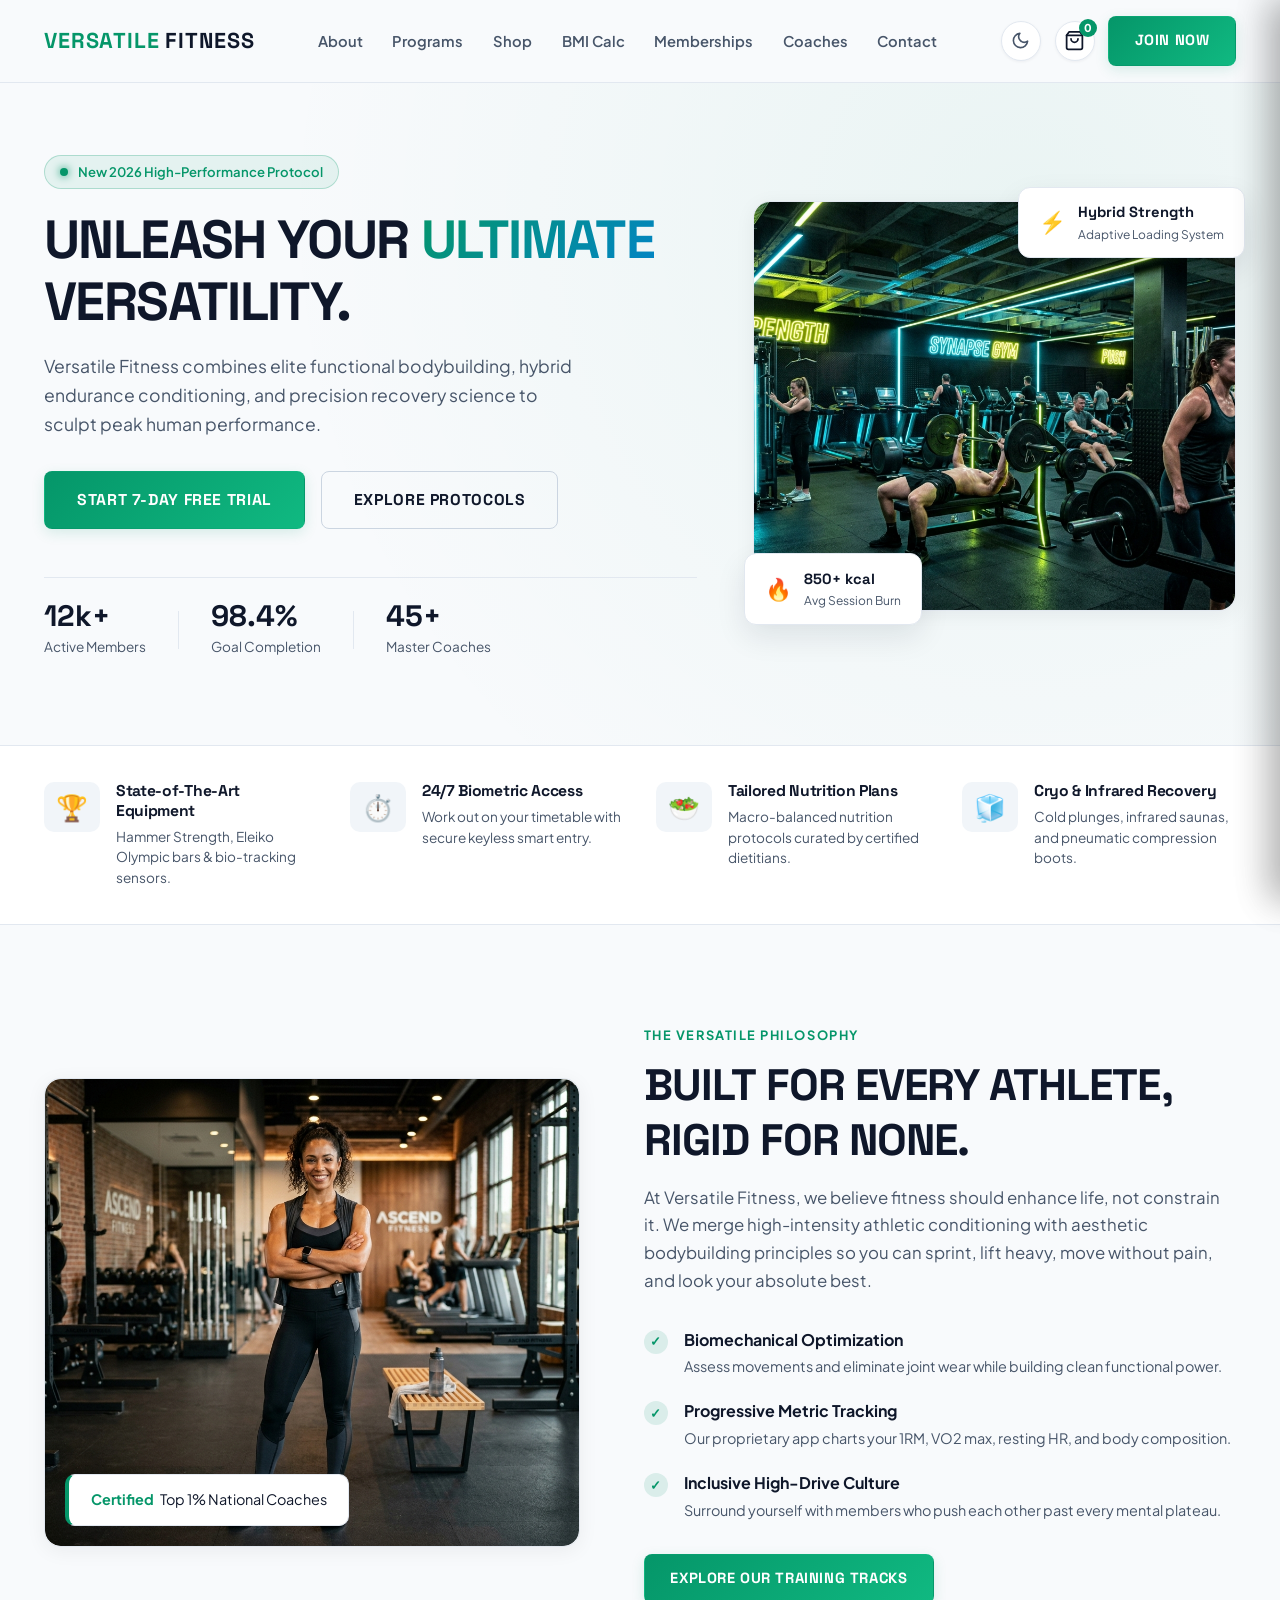
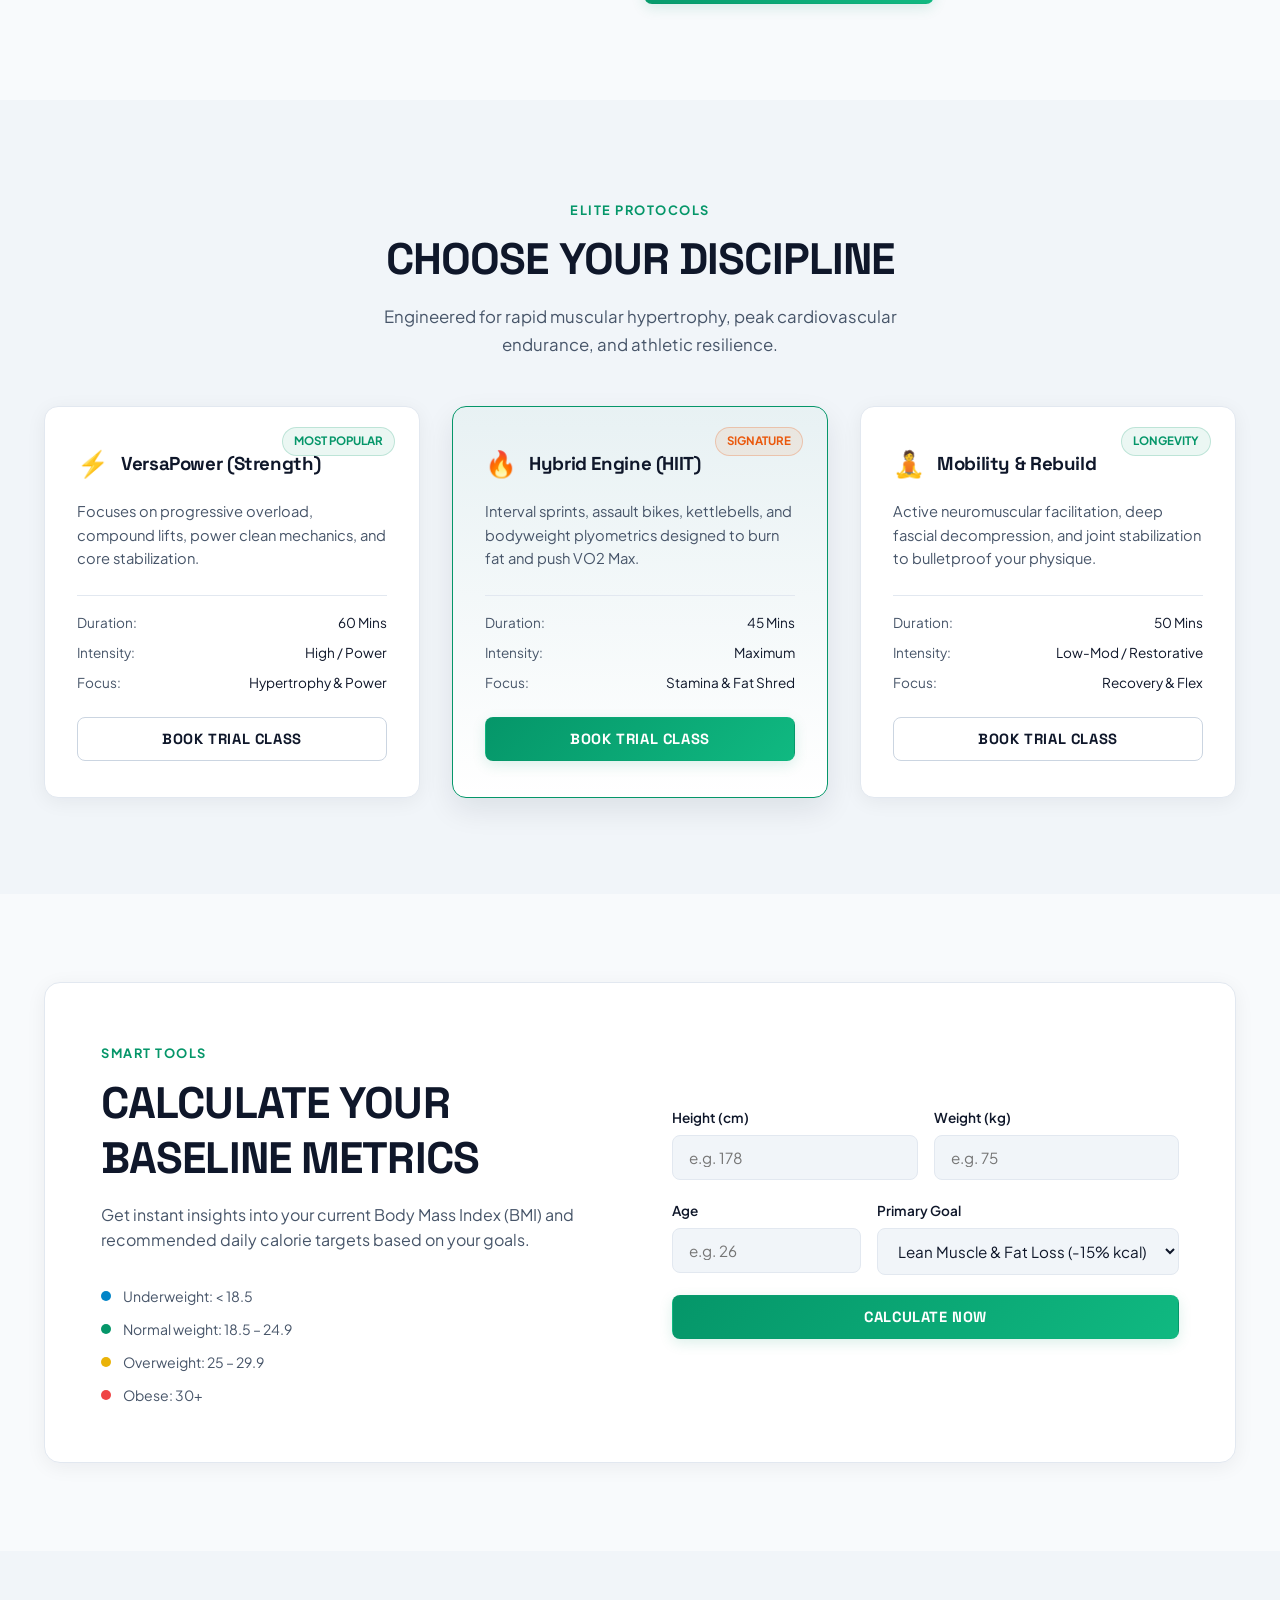
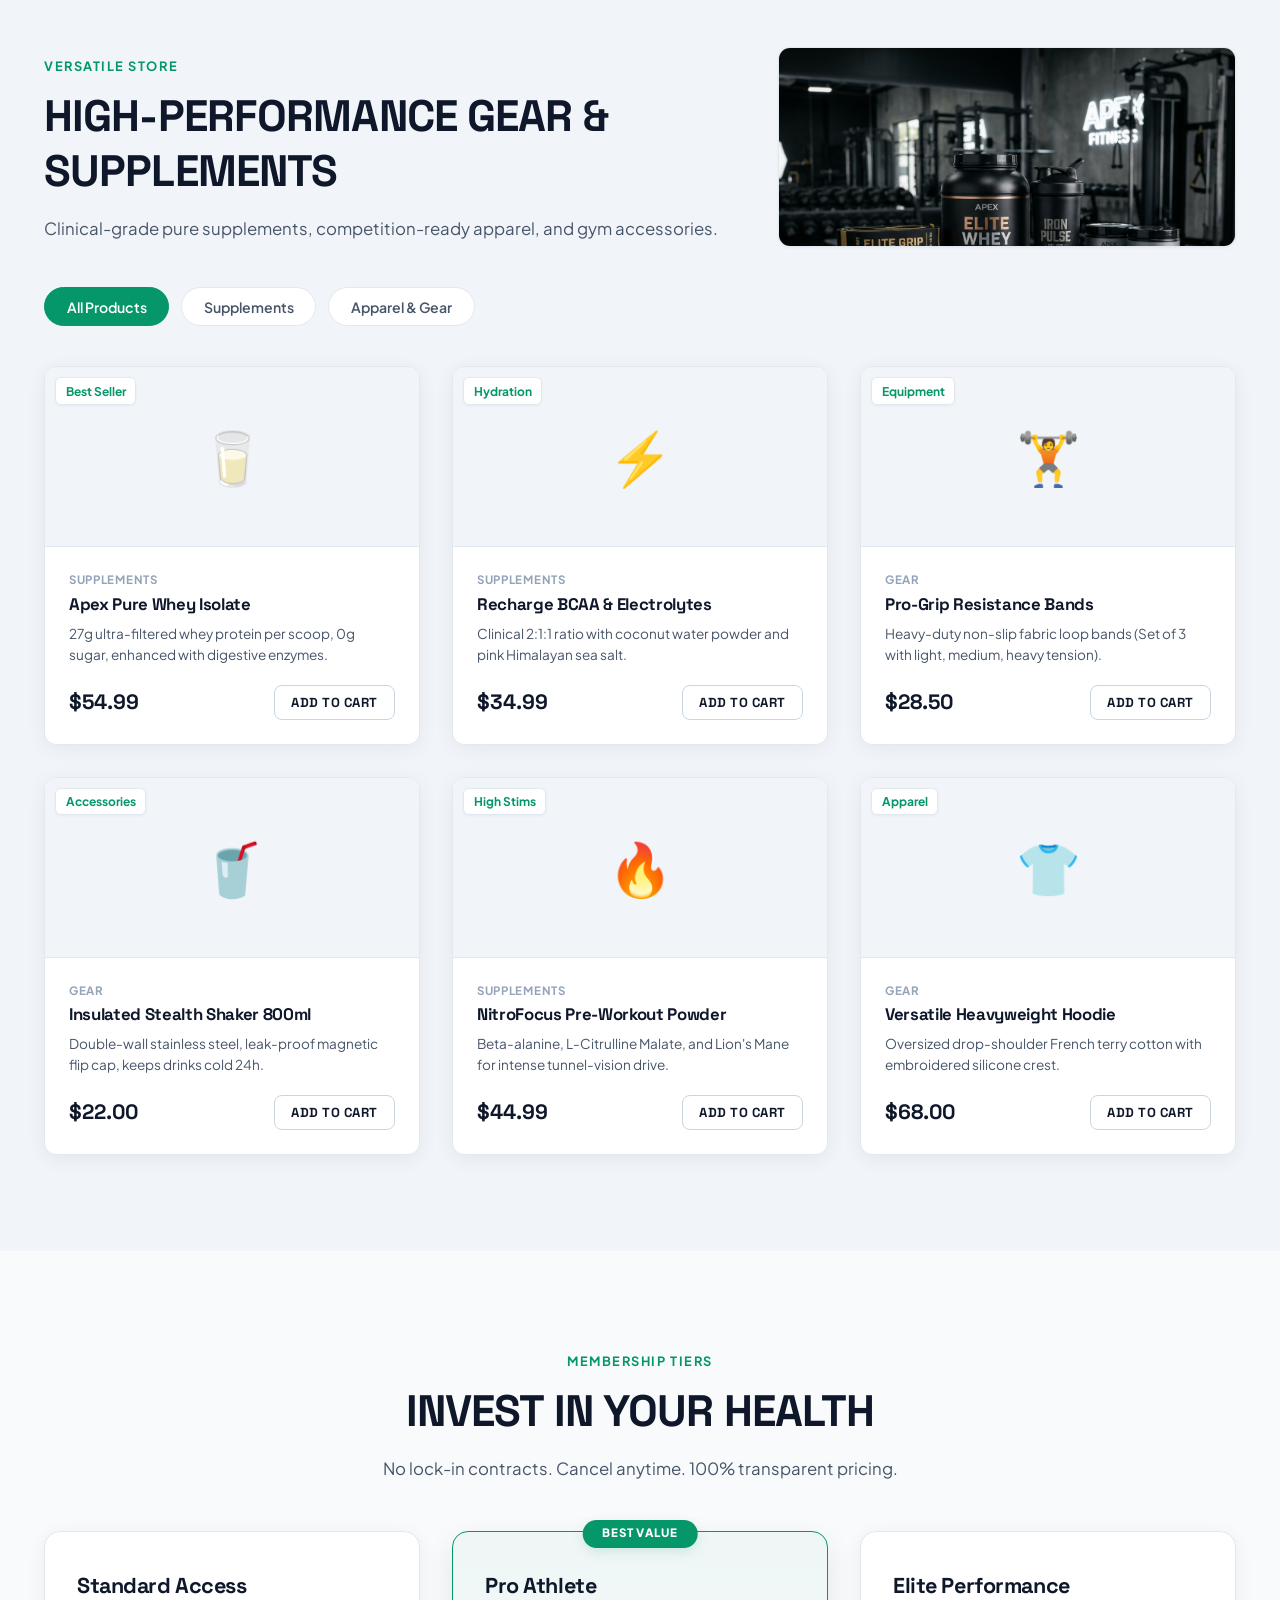
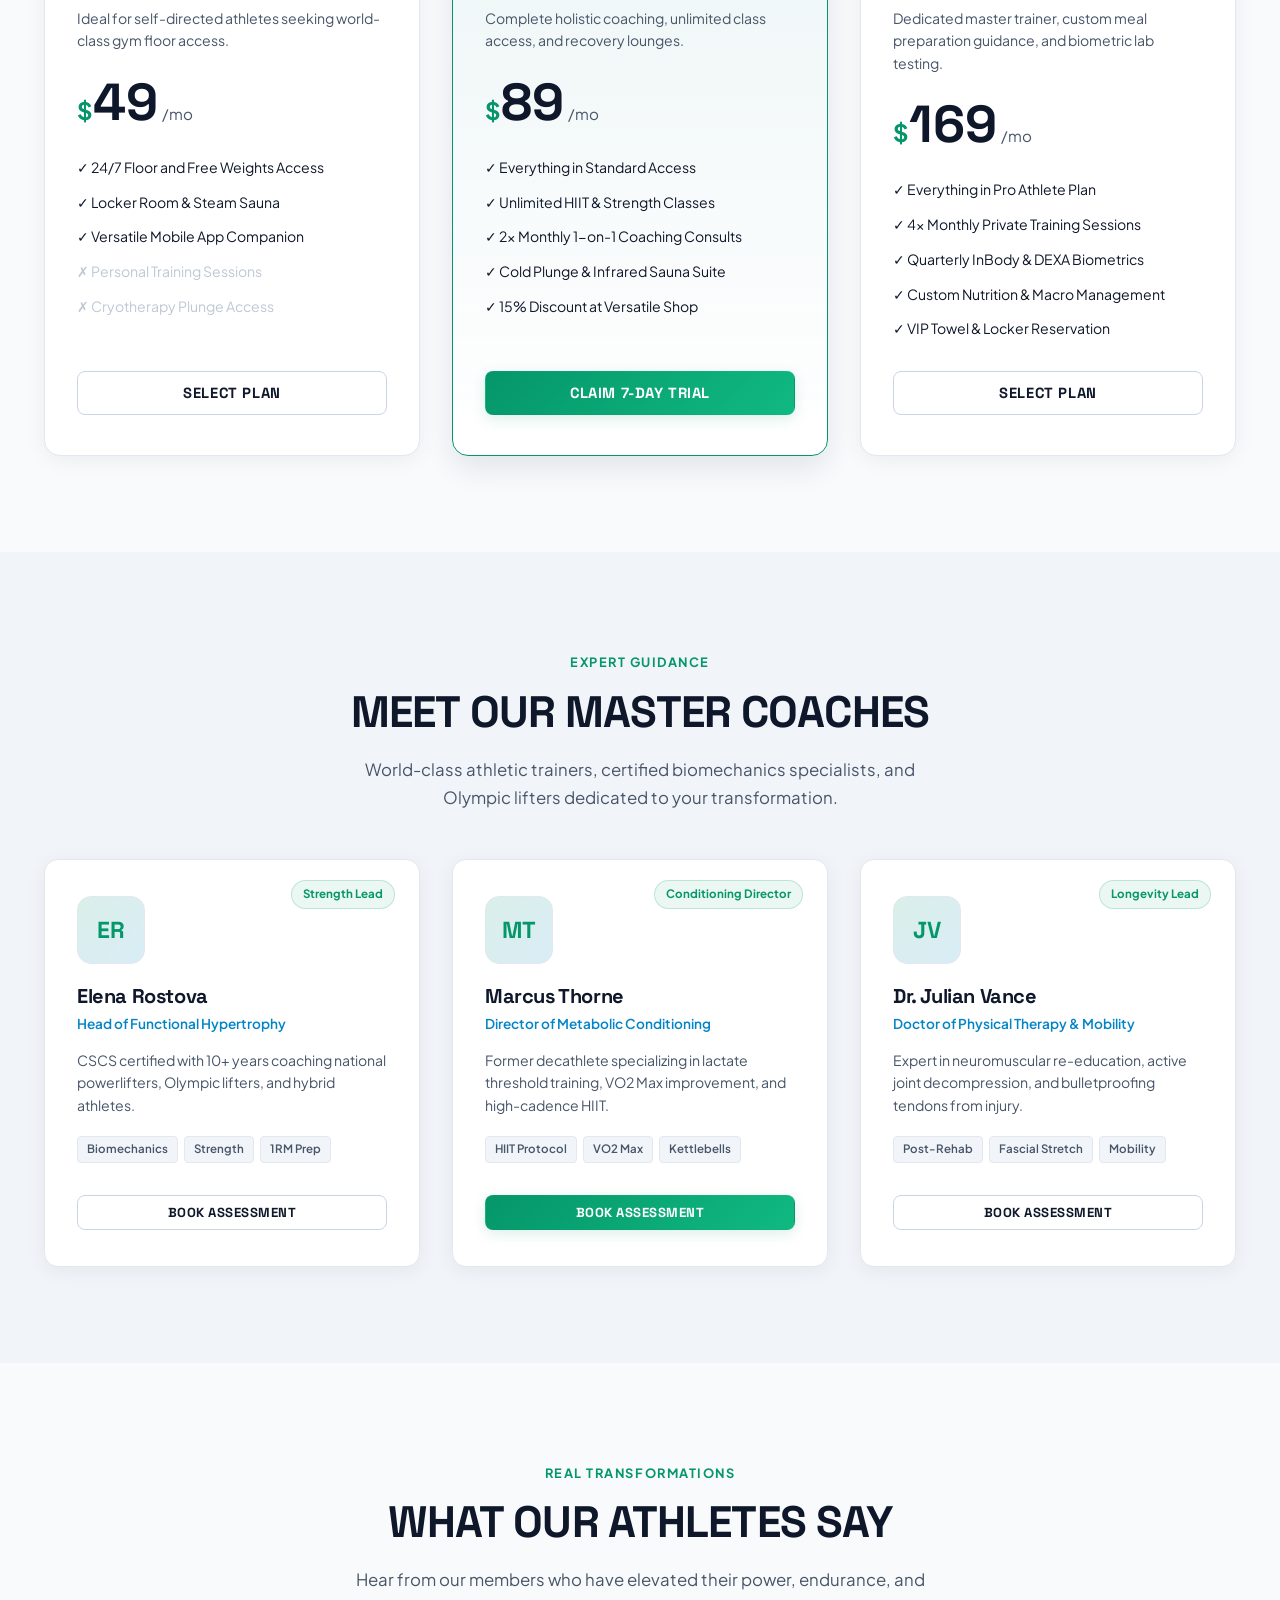
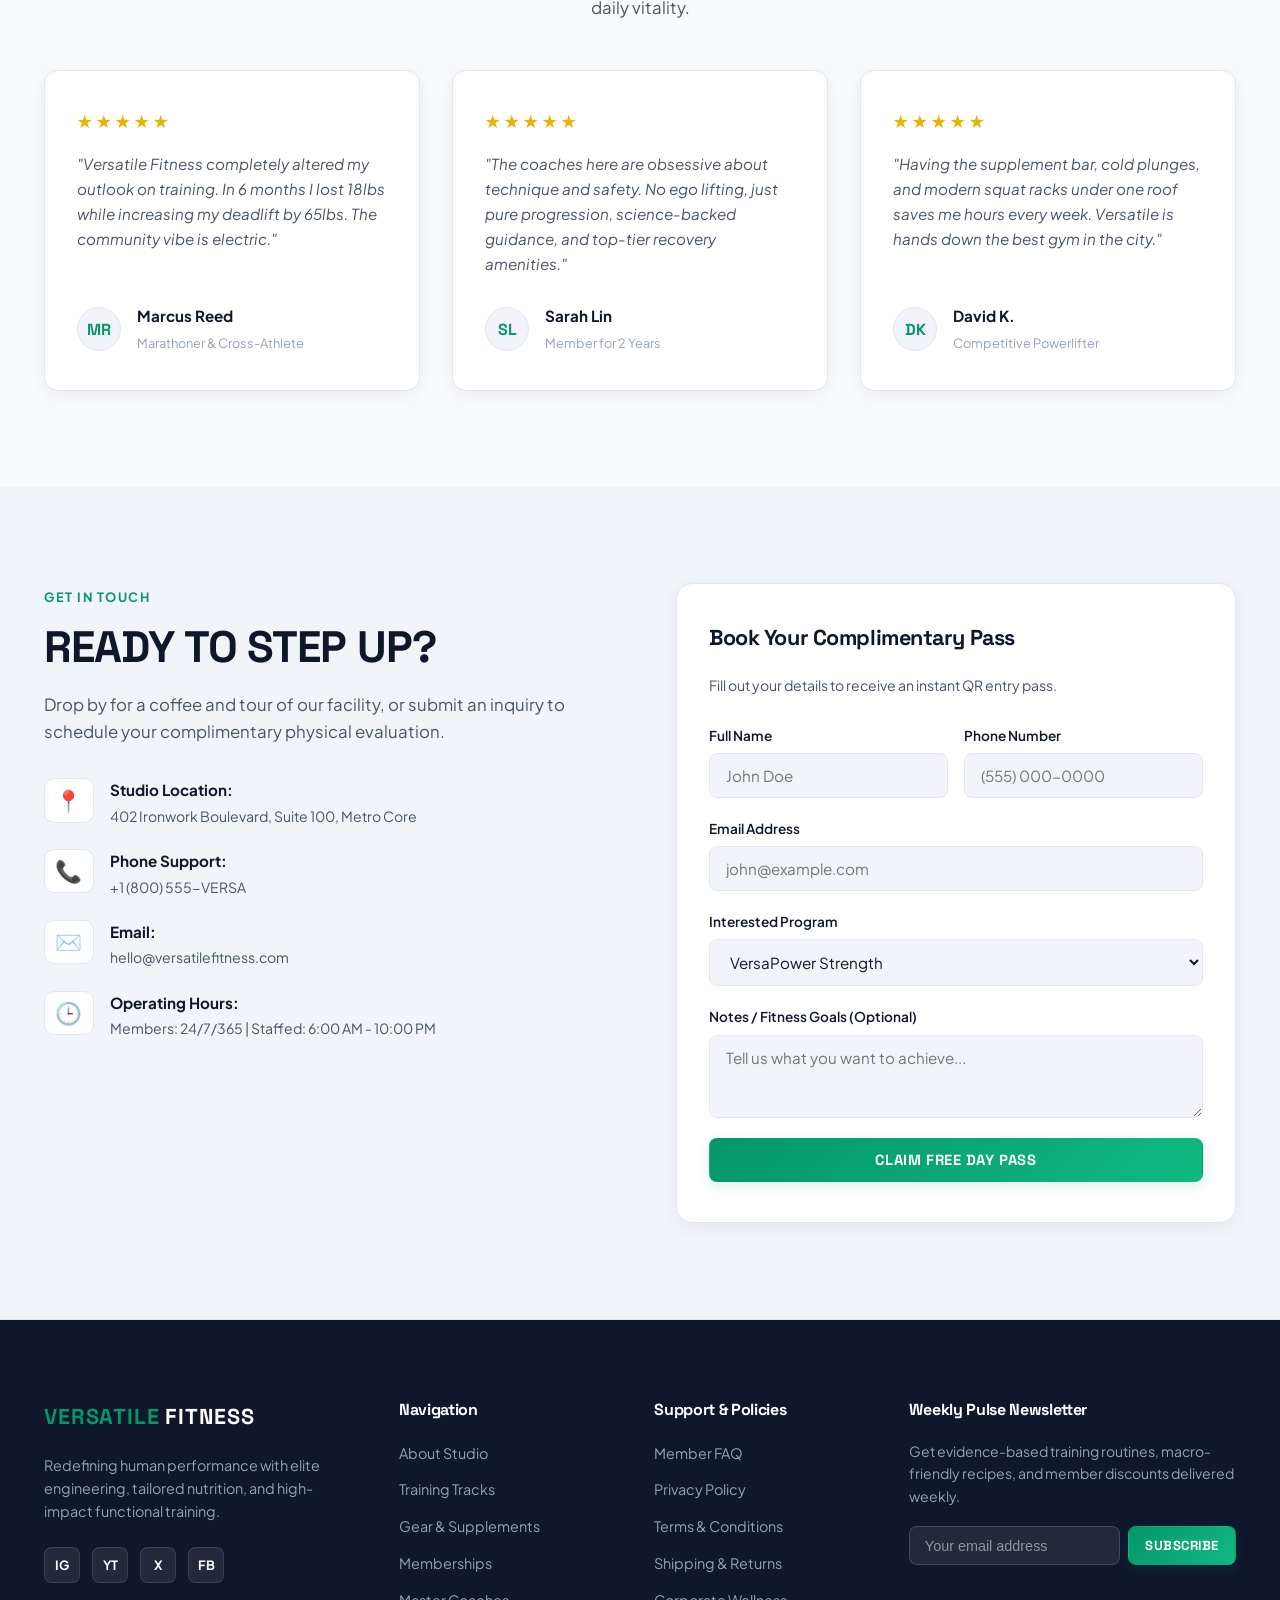
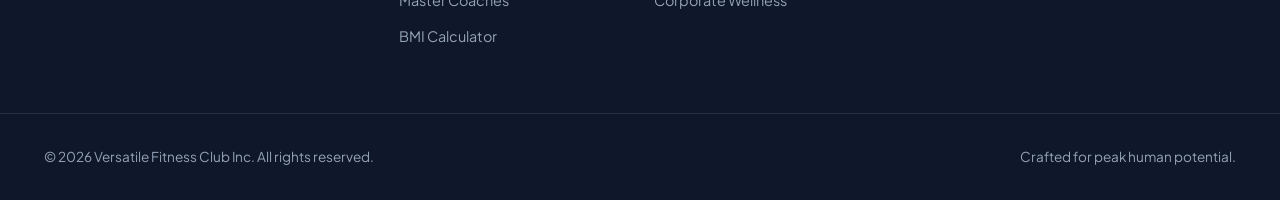
<file: index.html>
<!DOCTYPE html>
<html lang="en" data-theme="light">
<head>
  <meta charset="UTF-8">
  <meta name="viewport" content="width=device-width, initial-scale=1.0, maximum-scale=5.0">
  <title>Versatile Fitness | Transform Your Strength & Lifestyle</title>
  <meta name="description" content="Versatile Fitness - Premium fitness programs, elite personal training, high-performance apparel, and nutritional supplements. Elevate your potential today.">
  <meta name="theme-color" content="#f8fafc" id="meta-theme-color">
  <link rel="preconnect" href="https://fonts.googleapis.com">
  <link rel="preconnect" href="https://fonts.gstatic.com" crossorigin>
  <link href="https://fonts.googleapis.com/css2?family=Plus+Jakarta+Sans:wght@300;400;500;600;700;800&family=Space+Grotesk:wght@500;600;700&display=swap" rel="stylesheet">
  <link rel="stylesheet" href="style.css">
</head>
<body>
  <!-- Header / Navigation -->
  <header class="site-header" id="header">
    <div class="nav-container">
      <a href="#hero" class="brand-logo" id="brand-logo">
        <span class="logo-accent">VERSATILE</span> FITNESS
      </a>
      
      <nav class="main-nav" id="main-nav" aria-label="Desktop Navigation">
        <ul class="nav-list">
          <li><a href="#about" class="nav-link">About</a></li>
          <li><a href="#programs" class="nav-link">Programs</a></li>
          <li><a href="#shop" class="nav-link">Shop</a></li>
          <li><a href="#calculator" class="nav-link">BMI Calc</a></li>
          <li><a href="#pricing" class="nav-link">Memberships</a></li>
          <li><a href="#trainers" class="nav-link">Coaches</a></li>
          <li><a href="#contact" class="nav-link">Contact</a></li>
        </ul>
      </nav>

      <div class="header-actions">
        <!-- Theme Toggle (Subtle Light / Subtle Dark) -->
        <button class="theme-toggle-btn" id="theme-toggle" aria-label="Toggle subtle color theme" title="Switch subtle theme">
          <span class="theme-icon theme-sun" aria-hidden="true">
            <svg width="19" height="19" viewBox="0 0 24 24" fill="none" stroke="currentColor" stroke-width="2" stroke-linecap="round" stroke-linejoin="round">
              <circle cx="12" cy="12" r="5"></circle>
              <line x1="12" y1="1" x2="12" y2="3"></line>
              <line x1="12" y1="21" x2="12" y2="23"></line>
              <line x1="4.22" y1="4.22" x2="5.64" y2="5.64"></line>
              <line x1="18.36" y1="18.36" x2="19.78" y2="19.78"></line>
              <line x1="1" y1="12" x2="3" y2="12"></line>
              <line x1="21" y1="12" x2="23" y2="12"></line>
              <line x1="4.22" y1="19.78" x2="5.64" y2="18.36"></line>
              <line x1="18.36" y1="5.64" x2="19.78" y2="4.22"></line>
            </svg>
          </span>
          <span class="theme-icon theme-moon" aria-hidden="true">
            <svg width="19" height="19" viewBox="0 0 24 24" fill="none" stroke="currentColor" stroke-width="2" stroke-linecap="round" stroke-linejoin="round">
              <path d="M21 12.79A9 9 0 1 1 11.21 3 7 7 0 0 0 21 12.79z"></path>
            </svg>
          </span>
        </button>

        <button class="cart-btn" id="cart-btn" aria-label="Shopping Cart">
          <svg width="21" height="21" viewBox="0 0 24 24" fill="none" stroke="currentColor" stroke-width="2" stroke-linecap="round" stroke-linejoin="round">
            <path d="M6 2L3 6v14a2 2 0 0 0 2 2h14a2 2 0 0 0 2-2V6l-3-4z"></path>
            <line x1="3" y1="6" x2="21" y2="6"></line>
            <path d="M16 10a4 4 0 0 1-8 0"></path>
          </svg>
          <span class="cart-badge" id="cart-count">0</span>
        </button>

        <a href="#pricing" class="btn btn-primary nav-cta-btn" id="cta-join-nav">Join Now</a>

        <button class="mobile-toggle" id="mobile-toggle" aria-label="Toggle navigation menu" aria-expanded="false" aria-controls="mobile-nav-drawer">
          <span class="bar bar-1"></span>
          <span class="bar bar-2"></span>
          <span class="bar bar-3"></span>
        </button>
      </div>
    </div>
  </header>

  <!-- Mobile Navigation Drawer & Backdrop -->
  <div class="mobile-nav-overlay" id="mobile-nav-overlay"></div>
  <aside class="mobile-nav-drawer" id="mobile-nav-drawer" aria-label="Mobile Navigation">
    <div class="mobile-nav-header">
      <a href="#hero" class="brand-logo mobile-brand" onclick="closeMobileNav()">
        <span class="logo-accent">VERSATILE</span> FITNESS
      </a>
      <button class="mobile-nav-close" id="mobile-nav-close" aria-label="Close navigation menu">&times;</button>
    </div>
    <div class="mobile-nav-body">
      <ul class="mobile-nav-list">
        <li><a href="#about" class="mobile-link"><span class="m-icon">🎯</span> About Studio</a></li>
        <li><a href="#programs" class="mobile-link"><span class="m-icon">⚡</span> Training Programs</a></li>
        <li><a href="#shop" class="mobile-link"><span class="m-icon">🛍️</span> Shop & Merch</a></li>
        <li><a href="#calculator" class="mobile-link"><span class="m-icon">🧮</span> BMI & Calorie Calc</a></li>
        <li><a href="#pricing" class="mobile-link"><span class="m-icon">💎</span> Memberships</a></li>
        <li><a href="#trainers" class="mobile-link"><span class="m-icon">🏋️</span> Master Coaches</a></li>
        <li><a href="#testimonials" class="mobile-link"><span class="m-icon">⭐</span> Testimonials</a></li>
        <li><a href="#contact" class="mobile-link"><span class="m-icon">📍</span> Contact & Hours</a></li>
      </ul>
      <div class="mobile-nav-footer">
        <a href="#pricing" class="btn btn-primary w-full" id="mobile-nav-cta" onclick="closeMobileNav()">Claim 7-Day Free Trial</a>
        <div class="mobile-info-pill">
          <span>📞 +1 (800) 555-VERSA</span>
          <span>🕒 24/7 Access For Members</span>
        </div>
      </div>
    </div>
  </aside>

  <!-- Hero Section -->
  <section class="hero-section" id="hero">
    <div class="hero-bg-overlay"></div>
    <div class="hero-container">
      <div class="hero-content">
        <div class="badge-pill">
          <span class="pulse-dot"></span> New 2026 High-Performance Protocol
        </div>
        <h1 class="hero-title">
          UNLEASH YOUR <span class="text-gradient">ULTIMATE</span> VERSATILITY.
        </h1>
        <p class="hero-subtitle">
          Versatile Fitness combines elite functional bodybuilding, hybrid endurance conditioning, and precision recovery science to sculpt peak human performance.
        </p>
        <div class="hero-cta-group">
          <a href="#pricing" class="btn btn-primary btn-lg" id="hero-get-started">Start 7-Day Free Trial</a>
          <a href="#programs" class="btn btn-outline btn-lg" id="hero-explore-programs">Explore Protocols</a>
        </div>
        
        <div class="hero-stats-row">
          <div class="stat-item">
            <div class="stat-number">12k+</div>
            <div class="stat-label">Active Members</div>
          </div>
          <div class="stat-divider"></div>
          <div class="stat-item">
            <div class="stat-number">98.4%</div>
            <div class="stat-label">Goal Completion</div>
          </div>
          <div class="stat-divider"></div>
          <div class="stat-item">
            <div class="stat-number">45+</div>
            <div class="stat-label">Master Coaches</div>
          </div>
        </div>
      </div>

      <div class="hero-visual">
        <div class="hero-image-wrapper glow-border">
          <img src="assets/hero.jpg" alt="Versatile Fitness Studio" class="hero-img">
          <div class="floating-badge badge-top">
            <span class="badge-icon">⚡</span>
            <div>
              <div class="badge-title">Hybrid Strength</div>
              <div class="badge-sub">Adaptive Loading System</div>
            </div>
          </div>
          <div class="floating-badge badge-bottom">
            <span class="badge-icon">🔥</span>
            <div>
              <div class="badge-title">850+ kcal</div>
              <div class="badge-sub">Avg Session Burn</div>
            </div>
          </div>
        </div>
      </div>
    </div>
  </section>

  <!-- Value Highlights Bar -->
  <section class="highlights-bar" id="highlights">
    <div class="container highlights-container">
      <div class="highlight-card">
        <div class="highlight-icon">🏆</div>
        <div>
          <h4>State-of-The-Art Equipment</h4>
          <p>Hammer Strength, Eleiko Olympic bars & bio-tracking sensors.</p>
        </div>
      </div>
      <div class="highlight-card">
        <div class="highlight-icon">⏱️</div>
        <div>
          <h4>24/7 Biometric Access</h4>
          <p>Work out on your timetable with secure keyless smart entry.</p>
        </div>
      </div>
      <div class="highlight-card">
        <div class="highlight-icon">🥗</div>
        <div>
          <h4>Tailored Nutrition Plans</h4>
          <p>Macro-balanced nutrition protocols curated by certified dietitians.</p>
        </div>
      </div>
      <div class="highlight-card">
        <div class="highlight-icon">🧊</div>
        <div>
          <h4>Cryo & Infrared Recovery</h4>
          <p>Cold plunges, infrared saunas, and pneumatic compression boots.</p>
        </div>
      </div>
    </div>
  </section>

  <!-- About / Brand Philosophy -->
  <section class="about-section" id="about">
    <div class="container about-grid">
      <div class="about-image-col">
        <div class="about-img-card glow-border">
          <img src="assets/trainer.jpg" alt="Master Coach at Versatile Fitness">
          <div class="about-stat-tag">
            <strong>Certified</strong> Top 1% National Coaches
          </div>
        </div>
      </div>
      <div class="about-content-col">
        <span class="section-tag">THE VERSATILE PHILOSOPHY</span>
        <h2 class="section-title">BUILT FOR EVERY ATHLETE, RIGID FOR NONE.</h2>
        <p class="section-desc">
          At Versatile Fitness, we believe fitness should enhance life, not constrain it. We merge high-intensity athletic conditioning with aesthetic bodybuilding principles so you can sprint, lift heavy, move without pain, and look your absolute best.
        </p>
        
        <div class="about-features-list">
          <div class="feature-bullet">
            <div class="bullet-check">✓</div>
            <div>
              <strong>Biomechanical Optimization</strong>
              <p>Assess movements and eliminate joint wear while building clean functional power.</p>
            </div>
          </div>
          <div class="feature-bullet">
            <div class="bullet-check">✓</div>
            <div>
              <strong>Progressive Metric Tracking</strong>
              <p>Our proprietary app charts your 1RM, VO2 max, resting HR, and body composition.</p>
            </div>
          </div>
          <div class="feature-bullet">
            <div class="bullet-check">✓</div>
            <div>
              <strong>Inclusive High-Drive Culture</strong>
              <p>Surround yourself with members who push each other past every mental plateau.</p>
            </div>
          </div>
        </div>

        <a href="#programs" class="btn btn-primary" id="about-learn-more">Explore Our Training Tracks</a>
      </div>
    </div>
  </section>

  <!-- Programs Section -->
  <section class="programs-section" id="programs">
    <div class="container">
      <div class="section-header text-center">
        <span class="section-tag">ELITE PROTOCOLS</span>
        <h2 class="section-title">CHOOSE YOUR DISCIPLINE</h2>
        <p class="section-desc max-w-600">
          Engineered for rapid muscular hypertrophy, peak cardiovascular endurance, and athletic resilience.
        </p>
      </div>

      <div class="programs-grid">
        <!-- Program 1 -->
        <div class="program-card glow-border">
          <div class="program-badge">Most Popular</div>
          <div class="program-header">
            <span class="prog-icon">⚡</span>
            <h3>VersaPower (Strength)</h3>
          </div>
          <p class="prog-summary">Focuses on progressive overload, compound lifts, power clean mechanics, and core stabilization.</p>
          <ul class="prog-specs">
            <li><span>Duration:</span> 60 Mins</li>
            <li><span>Intensity:</span> High / Power</li>
            <li><span>Focus:</span> Hypertrophy & Power</li>
          </ul>
          <button class="btn btn-outline w-full prog-select-btn" onclick="openBooking('VersaPower (Strength)')">Book Trial Class</button>
        </div>

        <!-- Program 2 -->
        <div class="program-card featured-program glow-border">
          <div class="program-badge badge-hot">Signature</div>
          <div class="program-header">
            <span class="prog-icon">🔥</span>
            <h3>Hybrid Engine (HIIT)</h3>
          </div>
          <p class="prog-summary">Interval sprints, assault bikes, kettlebells, and bodyweight plyometrics designed to burn fat and push VO2 Max.</p>
          <ul class="prog-specs">
            <li><span>Duration:</span> 45 Mins</li>
            <li><span>Intensity:</span> Maximum</li>
            <li><span>Focus:</span> Stamina & Fat Shred</li>
          </ul>
          <button class="btn btn-primary w-full prog-select-btn" onclick="openBooking('Hybrid Engine (HIIT)')">Book Trial Class</button>
        </div>

        <!-- Program 3 -->
        <div class="program-card glow-border">
          <div class="program-badge">Longevity</div>
          <div class="program-header">
            <span class="prog-icon">🧘</span>
            <h3>Mobility & Rebuild</h3>
          </div>
          <p class="prog-summary">Active neuromuscular facilitation, deep fascial decompression, and joint stabilization to bulletproof your physique.</p>
          <ul class="prog-specs">
            <li><span>Duration:</span> 50 Mins</li>
            <li><span>Intensity:</span> Low-Mod / Restorative</li>
            <li><span>Focus:</span> Recovery & Flex</li>
          </ul>
          <button class="btn btn-outline w-full prog-select-btn" onclick="openBooking('Mobility & Rebuild')">Book Trial Class</button>
        </div>
      </div>
    </div>
  </section>

  <!-- Interactive BMI & Calorie Tool -->
  <section class="calculator-section" id="calculator">
    <div class="container">
      <div class="calc-box glow-border">
        <div class="calc-info">
          <span class="section-tag">SMART TOOLS</span>
          <h2 class="section-title">CALCULATE YOUR BASELINE METRICS</h2>
          <p>
            Get instant insights into your current Body Mass Index (BMI) and recommended daily calorie targets based on your goals.
          </p>
          <div class="calc-tips">
            <div class="tip-item">
              <span class="tip-dot dot-blue"></span> Underweight: &lt; 18.5
            </div>
            <div class="tip-item">
              <span class="tip-dot dot-green"></span> Normal weight: 18.5 – 24.9
            </div>
            <div class="tip-item">
              <span class="tip-dot dot-yellow"></span> Overweight: 25 – 29.9
            </div>
            <div class="tip-item">
              <span class="tip-dot dot-red"></span> Obese: 30+
            </div>
          </div>
        </div>

        <div class="calc-form-container">
          <form id="bmi-calc-form" class="calc-form">
            <div class="form-row">
              <div class="input-group">
                <label for="calc-height">Height (cm)</label>
                <input type="number" id="calc-height" placeholder="e.g. 178" required min="100" max="250">
              </div>
              <div class="input-group">
                <label for="calc-weight">Weight (kg)</label>
                <input type="number" id="calc-weight" placeholder="e.g. 75" required min="30" max="250">
              </div>
            </div>
            <div class="form-row">
              <div class="input-group">
                <label for="calc-age">Age</label>
                <input type="number" id="calc-age" placeholder="e.g. 26" required min="12" max="100">
              </div>
              <div class="input-group">
                <label for="calc-goal">Primary Goal</label>
                <select id="calc-goal">
                  <option value="lean">Lean Muscle & Fat Loss (-15% kcal)</option>
                  <option value="hypertrophy">Maximum Muscle Mass (+15% kcal)</option>
                  <option value="maintain">Performance & Maintenance</option>
                </select>
              </div>
            </div>
            <button type="submit" class="btn btn-primary w-full" id="btn-calc-submit">Calculate Now</button>
          </form>

          <!-- Result Card -->
          <div class="calc-result" id="calc-result" style="display: none;">
            <div class="result-header">
              <h4>Your Assessment:</h4>
              <span class="bmi-score" id="bmi-score">22.4</span>
            </div>
            <p class="bmi-status" id="bmi-status">Normal healthy weight range.</p>
            <div class="calorie-target">
              <span>Target Daily Intake:</span>
              <strong id="calorie-count">2,450 kcal/day</strong>
            </div>
            <a href="#pricing" class="btn btn-outline btn-sm mt-3">Match A Nutrition Program</a>
          </div>
        </div>
      </div>
    </div>
  </section>

  <!-- Versatile Fitness Shop & Merch -->
  <section class="shop-section" id="shop">
    <div class="container">
      <div class="section-header shop-header">
        <div class="shop-header-text">
          <span class="section-tag">VERSATILE STORE</span>
          <h2 class="section-title">HIGH-PERFORMANCE GEAR & SUPPLEMENTS</h2>
          <p class="section-desc">Clinical-grade pure supplements, competition-ready apparel, and gym accessories.</p>
        </div>
        <div class="shop-banner-img">
          <img src="assets/shop.jpg" alt="Versatile Fitness Supplements and Gear">
        </div>
      </div>

      <div class="product-filters" id="shop-filters">
        <button class="filter-btn active" data-category="all">All Products</button>
        <button class="filter-btn" data-category="supplements">Supplements</button>
        <button class="filter-btn" data-category="gear">Apparel & Gear</button>
      </div>

      <div class="products-grid" id="products-grid">
        <!-- Injected via Javascript -->
      </div>
    </div>
  </section>

  <!-- Memberships & Pricing -->
  <section class="pricing-section" id="pricing">
    <div class="container">
      <div class="section-header text-center">
        <span class="section-tag">MEMBERSHIP TIERS</span>
        <h2 class="section-title">INVEST IN YOUR HEALTH</h2>
        <p class="section-desc max-w-600">No lock-in contracts. Cancel anytime. 100% transparent pricing.</p>
      </div>

      <div class="pricing-grid">
        <!-- Tier 1 -->
        <div class="price-card glow-border">
          <h3 class="tier-name">Standard Access</h3>
          <p class="tier-desc">Ideal for self-directed athletes seeking world-class gym floor access.</p>
          <div class="tier-price">
            <span class="currency">$</span><span class="amount">49</span><span class="period">/mo</span>
          </div>
          <ul class="tier-features">
            <li>✓ 24/7 Floor and Free Weights Access</li>
            <li>✓ Locker Room & Steam Sauna</li>
            <li>✓ Versatile Mobile App Companion</li>
            <li class="disabled">✗ Personal Training Sessions</li>
            <li class="disabled">✗ Cryotherapy Plunge Access</li>
          </ul>
          <button class="btn btn-outline w-full" onclick="openJoinModal('Standard Access', '$49/mo')">Select Plan</button>
        </div>

        <!-- Tier 2 (Highlighted) -->
        <div class="price-card popular-card glow-border">
          <div class="popular-ribbon">BEST VALUE</div>
          <h3 class="tier-name">Pro Athlete</h3>
          <p class="tier-desc">Complete holistic coaching, unlimited class access, and recovery lounges.</p>
          <div class="tier-price">
            <span class="currency">$</span><span class="amount">89</span><span class="period">/mo</span>
          </div>
          <ul class="tier-features">
            <li>✓ Everything in Standard Access</li>
            <li>✓ Unlimited HIIT & Strength Classes</li>
            <li>✓ 2x Monthly 1-on-1 Coaching Consults</li>
            <li>✓ Cold Plunge & Infrared Sauna Suite</li>
            <li>✓ 15% Discount at Versatile Shop</li>
          </ul>
          <button class="btn btn-primary w-full" onclick="openJoinModal('Pro Athlete', '$89/mo')">Claim 7-Day Trial</button>
        </div>

        <!-- Tier 3 -->
        <div class="price-card glow-border">
          <h3 class="tier-name">Elite Performance</h3>
          <p class="tier-desc">Dedicated master trainer, custom meal preparation guidance, and biometric lab testing.</p>
          <div class="tier-price">
            <span class="currency">$</span><span class="amount">169</span><span class="period">/mo</span>
          </div>
          <ul class="tier-features">
            <li>✓ Everything in Pro Athlete Plan</li>
            <li>✓ 4x Monthly Private Training Sessions</li>
            <li>✓ Quarterly InBody & DEXA Biometrics</li>
            <li>✓ Custom Nutrition & Macro Management</li>
            <li>✓ VIP Towel & Locker Reservation</li>
          </ul>
          <button class="btn btn-outline w-full" onclick="openJoinModal('Elite Performance', '$169/mo')">Select Plan</button>
        </div>
      </div>
    </div>
  </section>

  <!-- Coaches & Master Trainers Section -->
  <section class="trainers-section" id="trainers">
    <div class="container">
      <div class="section-header text-center">
        <span class="section-tag">EXPERT GUIDANCE</span>
        <h2 class="section-title">MEET OUR MASTER COACHES</h2>
        <p class="section-desc max-w-600">
          World-class athletic trainers, certified biomechanics specialists, and Olympic lifters dedicated to your transformation.
        </p>
      </div>

      <div class="trainers-grid">
        <div class="trainer-card glow-border">
          <div class="trainer-badge-pill">Strength Lead</div>
          <div class="trainer-avatar-box">
            <span class="avatar-initials">ER</span>
          </div>
          <div class="trainer-info">
            <h3 class="trainer-name">Elena Rostova</h3>
            <span class="trainer-title">Head of Functional Hypertrophy</span>
            <p class="trainer-desc">CSCS certified with 10+ years coaching national powerlifters, Olympic lifters, and hybrid athletes.</p>
            <div class="trainer-tags">
              <span>Biomechanics</span>
              <span>Strength</span>
              <span>1RM Prep</span>
            </div>
            <button class="btn btn-outline btn-sm w-full mt-3" onclick="openBooking('1-on-1 Session with Elena Rostova')">Book Assessment</button>
          </div>
        </div>

        <div class="trainer-card glow-border popular-trainer">
          <div class="trainer-badge-pill badge-hot">Conditioning Director</div>
          <div class="trainer-avatar-box">
            <span class="avatar-initials">MT</span>
          </div>
          <div class="trainer-info">
            <h3 class="trainer-name">Marcus Thorne</h3>
            <span class="trainer-title">Director of Metabolic Conditioning</span>
            <p class="trainer-desc">Former decathlete specializing in lactate threshold training, VO2 Max improvement, and high-cadence HIIT.</p>
            <div class="trainer-tags">
              <span>HIIT Protocol</span>
              <span>VO2 Max</span>
              <span>Kettlebells</span>
            </div>
            <button class="btn btn-primary btn-sm w-full mt-3" onclick="openBooking('1-on-1 Session with Marcus Thorne')">Book Assessment</button>
          </div>
        </div>

        <div class="trainer-card glow-border">
          <div class="trainer-badge-pill">Longevity Lead</div>
          <div class="trainer-avatar-box">
            <span class="avatar-initials">JV</span>
          </div>
          <div class="trainer-info">
            <h3 class="trainer-name">Dr. Julian Vance</h3>
            <span class="trainer-title">Doctor of Physical Therapy & Mobility</span>
            <p class="trainer-desc">Expert in neuromuscular re-education, active joint decompression, and bulletproofing tendons from injury.</p>
            <div class="trainer-tags">
              <span>Post-Rehab</span>
              <span>Fascial Stretch</span>
              <span>Mobility</span>
            </div>
            <button class="btn btn-outline btn-sm w-full mt-3" onclick="openBooking('1-on-1 Session with Dr. Julian Vance')">Book Assessment</button>
          </div>
        </div>
      </div>
    </div>
  </section>

  <!-- Testimonials & Reviews -->
  <section class="testimonials-section" id="testimonials">
    <div class="container">
      <div class="section-header text-center">
        <span class="section-tag">REAL TRANSFORMATIONS</span>
        <h2 class="section-title">WHAT OUR ATHLETES SAY</h2>
        <p class="section-desc max-w-600">Hear from our members who have elevated their power, endurance, and daily vitality.</p>
      </div>

      <div class="testimonials-grid">
        <div class="testimonial-card glow-border">
          <div class="star-rating">★★★★★</div>
          <p class="quote">"Versatile Fitness completely altered my outlook on training. In 6 months I lost 18lbs while increasing my deadlift by 65lbs. The community vibe is electric."</p>
          <div class="author-info">
            <div class="author-avatar">MR</div>
            <div>
              <strong>Marcus Reed</strong>
              <span>Marathoner & Cross-Athlete</span>
            </div>
          </div>
        </div>

        <div class="testimonial-card glow-border">
          <div class="star-rating">★★★★★</div>
          <p class="quote">"The coaches here are obsessive about technique and safety. No ego lifting, just pure progression, science-backed guidance, and top-tier recovery amenities."</p>
          <div class="author-info">
            <div class="author-avatar">SL</div>
            <div>
              <strong>Sarah Lin</strong>
              <span>Member for 2 Years</span>
            </div>
          </div>
        </div>

        <div class="testimonial-card glow-border">
          <div class="star-rating">★★★★★</div>
          <p class="quote">"Having the supplement bar, cold plunges, and modern squat racks under one roof saves me hours every week. Versatile is hands down the best gym in the city."</p>
          <div class="author-info">
            <div class="author-avatar">DK</div>
            <div>
              <strong>David K.</strong>
              <span>Competitive Powerlifter</span>
            </div>
          </div>
        </div>
      </div>
    </div>
  </section>

  <!-- Contact & Location Section -->
  <section class="contact-section" id="contact">
    <div class="container contact-grid">
      <div class="contact-info-col">
        <span class="section-tag">GET IN TOUCH</span>
        <h2 class="section-title">READY TO STEP UP?</h2>
        <p class="section-desc">Drop by for a coffee and tour of our facility, or submit an inquiry to schedule your complimentary physical evaluation.</p>
        
        <div class="contact-items">
          <div class="contact-item">
            <div class="c-icon">📍</div>
            <div>
              <strong>Studio Location:</strong>
              <p>402 Ironwork Boulevard, Suite 100, Metro Core</p>
            </div>
          </div>
          <div class="contact-item">
            <div class="c-icon">📞</div>
            <div>
              <strong>Phone Support:</strong>
              <p>+1 (800) 555-VERSA</p>
            </div>
          </div>
          <div class="contact-item">
            <div class="c-icon">✉️</div>
            <div>
              <strong>Email:</strong>
              <p>hello@versatilefitness.com</p>
            </div>
          </div>
          <div class="contact-item">
            <div class="c-icon">🕒</div>
            <div>
              <strong>Operating Hours:</strong>
              <p>Members: 24/7/365 | Staffed: 6:00 AM - 10:00 PM</p>
            </div>
          </div>
        </div>
      </div>

      <div class="contact-form-col">
        <form class="contact-form glow-border" id="contact-form" onsubmit="handleContactSubmit(event)">
          <h3>Book Your Complimentary Pass</h3>
          <p class="form-sub-text">Fill out your details to receive an instant QR entry pass.</p>
          <div class="form-row">
            <div class="input-group">
              <label for="contact-name">Full Name</label>
              <input type="text" id="contact-name" placeholder="John Doe" required>
            </div>
            <div class="input-group">
              <label for="contact-phone">Phone Number</label>
              <input type="tel" id="contact-phone" placeholder="(555) 000-0000" required>
            </div>
          </div>
          <div class="input-group">
            <label for="contact-email">Email Address</label>
            <input type="email" id="contact-email" placeholder="john@example.com" required>
          </div>
          <div class="input-group">
            <label for="contact-interest">Interested Program</label>
            <select id="contact-interest">
              <option value="strength">VersaPower Strength</option>
              <option value="hiit">Hybrid Engine HIIT</option>
              <option value="mobility">Mobility & Rebuild</option>
              <option value="personal">1-on-1 Master Coaching</option>
            </select>
          </div>
          <div class="input-group">
            <label for="contact-msg">Notes / Fitness Goals (Optional)</label>
            <textarea id="contact-msg" rows="3" placeholder="Tell us what you want to achieve..."></textarea>
          </div>
          <button type="submit" class="btn btn-primary w-full" id="contact-submit-btn">Claim Free Day Pass</button>
        </form>
      </div>
    </div>
  </section>

  <!-- Footer -->
  <footer class="site-footer">
    <div class="container footer-grid">
      <div class="footer-brand">
        <a href="#hero" class="brand-logo footer-logo">
          <span class="logo-accent">VERSATILE</span> FITNESS
        </a>
        <p>
          Redefining human performance with elite engineering, tailored nutrition, and high-impact functional training.
        </p>
        <div class="social-links">
          <a href="#" aria-label="Instagram">IG</a>
          <a href="#" aria-label="YouTube">YT</a>
          <a href="#" aria-label="Twitter">X</a>
          <a href="#" aria-label="Facebook">FB</a>
        </div>
      </div>

      <div class="footer-links-col">
        <h4>Navigation</h4>
        <ul>
          <li><a href="#about">About Studio</a></li>
          <li><a href="#programs">Training Tracks</a></li>
          <li><a href="#shop">Gear & Supplements</a></li>
          <li><a href="#pricing">Memberships</a></li>
          <li><a href="#trainers">Master Coaches</a></li>
          <li><a href="#calculator">BMI Calculator</a></li>
        </ul>
      </div>

      <div class="footer-links-col">
        <h4>Support & Policies</h4>
        <ul>
          <li><a href="#">Member FAQ</a></li>
          <li><a href="#">Privacy Policy</a></li>
          <li><a href="#">Terms & Conditions</a></li>
          <li><a href="#">Shipping & Returns</a></li>
          <li><a href="#">Corporate Wellness</a></li>
        </ul>
      </div>

      <div class="footer-newsletter">
        <h4>Weekly Pulse Newsletter</h4>
        <p>Get evidence-based training routines, macro-friendly recipes, and member discounts delivered weekly.</p>
        <form class="newsletter-form" onsubmit="handleNewsletter(event)">
          <input type="email" placeholder="Your email address" required id="newsletter-email">
          <button type="submit" class="btn btn-primary btn-sm">Subscribe</button>
        </form>
      </div>
    </div>
    <div class="footer-bottom">
      <div class="container bottom-row">
        <p>&copy; 2026 Versatile Fitness Club Inc. All rights reserved.</p>
        <p>Crafted for peak human potential.</p>
      </div>
    </div>
  </footer>

  <!-- Shopping Cart Slide-out Drawer -->
  <div class="cart-drawer-overlay" id="cart-drawer-overlay"></div>
  <aside class="cart-drawer" id="cart-drawer" aria-label="Shopping Cart Drawer">
    <div class="cart-drawer-header">
      <h3>Your Versatile Cart</h3>
      <button class="close-cart-btn" id="close-cart-btn" aria-label="Close Cart">&times;</button>
    </div>
    <div class="cart-drawer-items" id="cart-drawer-items">
      <!-- Items dynamically populated -->
      <div class="empty-cart-msg">Your cart is currently empty.</div>
    </div>
    <div class="cart-drawer-footer">
      <div class="cart-subtotal-row">
        <span>Subtotal:</span>
        <strong id="cart-subtotal">$0.00</strong>
      </div>
      <button class="btn btn-primary w-full" id="checkout-btn" onclick="handleCheckout()">Proceed to Checkout</button>
      <button class="btn btn-outline btn-sm w-full mt-2" onclick="closeCart()">Continue Shopping</button>
    </div>
  </aside>

  <!-- Interactive Modal (Class Booking & Membership) -->
  <div class="modal-backdrop" id="generic-modal" style="display: none;">
    <div class="modal-content">
      <button class="modal-close" onclick="closeModal()" aria-label="Close dialog">&times;</button>
      <div id="modal-body-content">
        <!-- Injected via JS -->
      </div>
    </div>
  </div>

  <script src="script.js"></script>
</body>
</html>
</file>
<file: style.css>
/* ==========================================================================
   Versatile Fitness - Premium Subtle Design System & Full Responsive Suite
   ========================================================================== */

:root,
[data-theme="light"] {
  --font-main: 'Plus Jakarta Sans', -apple-system, BlinkMacSystemFont, 'Segoe UI', Roboto, sans-serif;
  --font-heading: 'Space Grotesk', -apple-system, BlinkMacSystemFont, sans-serif;

  /* Subtle Modern Color Palette (Gentle, Elegant, Sophisticated) */
  --bg-dark: #f8fafc;            /* Subtle slate-50 base */
  --bg-page: #f8fafc;
  --bg-card: #ffffff;            /* Crisp white cards */
  --bg-card-hover: #f1f5f9;      /* Slate-100 */
  --bg-elevated: #f1f5f9;
  --bg-section-alt: #f1f5f9;     /* Soft alternating section background */
  
  /* Borders & Shadows */
  --border-color: #e2e8f0;       /* Slate-200 */
  --border-subtle: #edf2f7;
  --border-active: #059669;      /* Refined athletic emerald */
  --shadow-sm: 0 1px 3px rgba(15, 23, 42, 0.05);
  --shadow-card: 0 4px 20px rgba(15, 23, 42, 0.06);
  --shadow-hover: 0 12px 30px rgba(15, 23, 42, 0.09);
  --shadow-glow: 0 10px 25px rgba(5, 150, 105, 0.15);

  /* Subtle Brand Accents */
  --accent-neon: #059669;        /* Rich, energizing emerald (clean & subtle) */
  --accent-neon-light: #10b981;
  --accent-cyan: #0284c7;        /* Refined athletic cyan */
  --accent-orange: #ea580c;      /* High-energy warm amber */
  --accent-glow: rgba(5, 150, 105, 0.14);

  /* Header & Navigation */
  --header-bg: rgba(248, 250, 252, 0.9);
  --header-border: #e2e8f0;
  --header-shadow: 0 4px 20px rgba(15, 23, 42, 0.05);

  /* Typography */
  --text-main: #0f172a;          /* Slate 900 - high contrast, soft on eyes */
  --text-muted: #475569;         /* Slate 600 - legible body text */
  --text-dim: #94a3b8;           /* Slate 400 */

  /* Buttons */
  --btn-primary-bg: linear-gradient(135deg, #059669 0%, #10b981 100%);
  --btn-primary-text: #ffffff;
  --btn-outline-border: #cbd5e1;
  --btn-outline-text: #0f172a;

  /* Footer */
  --footer-bg: #0f172a;          /* Deep elegant slate navy for grounding */
  --footer-text: #f8fafc;
  --footer-muted: #94a3b8;
  --footer-border: rgba(255, 255, 255, 0.1);

  /* Transitions */
  --transition-smooth: all 0.25s cubic-bezier(0.16, 1, 0.3, 1);
}

/* Subtle Dark Mode (Available via theme toggle, softened slate dark) */
[data-theme="dark"] {
  --bg-dark: #0f141c;            /* Balanced dark navy-slate, NOT pitch black */
  --bg-page: #0f141c;
  --bg-card: #171f2b;            /* Soft elevated slate card */
  --bg-card-hover: #1f2838;
  --bg-elevated: #222d3e;
  --bg-section-alt: #131924;

  --border-color: rgba(255, 255, 255, 0.09);
  --border-subtle: rgba(255, 255, 255, 0.05);
  --border-active: rgba(16, 185, 129, 0.5);
  --shadow-sm: 0 2px 6px rgba(0, 0, 0, 0.25);
  --shadow-card: 0 6px 22px rgba(0, 0, 0, 0.35);
  --shadow-hover: 0 12px 34px rgba(0, 0, 0, 0.48);
  --shadow-glow: 0 10px 30px rgba(16, 185, 129, 0.2);

  --accent-neon: #10b981;
  --accent-neon-light: #34d399;
  --accent-cyan: #38bdf8;
  --accent-orange: #f97316;
  --accent-glow: rgba(16, 185, 129, 0.22);

  --header-bg: rgba(15, 20, 28, 0.9);
  --header-border: rgba(255, 255, 255, 0.08);
  --header-shadow: 0 4px 25px rgba(0, 0, 0, 0.45);

  --text-main: #f1f5f9;
  --text-muted: #94a3b8;
  --text-dim: #64748b;

  --btn-primary-bg: linear-gradient(135deg, #10b981 0%, #059669 100%);
  --btn-primary-text: #ffffff;
  --btn-outline-border: rgba(255, 255, 255, 0.2);
  --btn-outline-text: #f1f5f9;

  --footer-bg: #090c12;
  --footer-text: #f8fafc;
  --footer-muted: #94a3b8;
  --footer-border: rgba(255, 255, 255, 0.08);
}

/* ==========================================================================
   Reset & Base Styles
   ========================================================================== */
*, *::before, *::after {
  box-sizing: border-box;
  margin: 0;
  padding: 0;
}

html {
  scroll-behavior: smooth;
  font-size: 16px;
  -webkit-text-size-adjust: 100%;
}

body {
  font-family: var(--font-main);
  background-color: var(--bg-dark);
  color: var(--text-main);
  line-height: 1.6;
  overflow-x: hidden;
  -webkit-font-smoothing: antialiased;
  -moz-osx-font-smoothing: grayscale;
  transition: background-color 0.3s ease, color 0.3s ease;
}

body.no-scroll {
  overflow: hidden;
}

/* Typography Helpers */
h1, h2, h3, h4, h5, h6 {
  font-family: var(--font-heading);
  color: var(--text-main);
  font-weight: 700;
  letter-spacing: -0.02em;
  line-height: 1.25;
}

a {
  color: inherit;
  text-decoration: none;
  transition: var(--transition-smooth);
}

img {
  max-width: 100%;
  height: auto;
  display: block;
}

button {
  font-family: inherit;
}

.container {
  width: 100%;
  max-width: 1240px;
  margin: 0 auto;
  padding: 0 1.5rem;
}

.text-center { text-align: center; }
.max-w-600 { max-width: 600px; margin-left: auto; margin-right: auto; }
.w-full { width: 100%; }
.mt-2 { margin-top: 0.5rem; }
.mt-3 { margin-top: 1rem; }

.text-gradient {
  background: linear-gradient(135deg, var(--accent-neon) 0%, var(--accent-cyan) 100%);
  -webkit-background-clip: text;
  -webkit-text-fill-color: transparent;
}

.section-tag {
  display: inline-block;
  font-size: 0.8rem;
  font-weight: 700;
  text-transform: uppercase;
  letter-spacing: 0.12em;
  color: var(--accent-neon);
  margin-bottom: 0.75rem;
}

.section-title {
  font-size: clamp(1.85rem, 3.5vw, 2.75rem);
  margin-bottom: 1rem;
}

.section-desc {
  color: var(--text-muted);
  font-size: 1.05rem;
  line-height: 1.65;
}

.glow-border {
  border: 1px solid var(--border-color);
  box-shadow: var(--shadow-card);
  transition: var(--transition-smooth);
}

.glow-border:hover {
  border-color: var(--border-active);
  box-shadow: var(--shadow-hover);
}

/* ==========================================================================
   Buttons
   ========================================================================== */
.btn {
  display: inline-flex;
  align-items: center;
  justify-content: center;
  font-family: var(--font-heading);
  font-weight: 700;
  font-size: 0.92rem;
  padding: 0.75rem 1.6rem;
  border-radius: 8px;
  cursor: pointer;
  transition: var(--transition-smooth);
  border: 1px solid transparent;
  text-transform: uppercase;
  letter-spacing: 0.04em;
  text-align: center;
  white-space: nowrap;
  user-select: none;
}

.btn-primary {
  background: var(--btn-primary-bg);
  color: var(--btn-primary-text);
  box-shadow: 0 4px 14px var(--accent-glow);
}

.btn-primary:hover {
  transform: translateY(-2px);
  box-shadow: 0 6px 22px var(--accent-glow);
  filter: brightness(1.05);
}

.btn-outline {
  background: transparent;
  color: var(--btn-outline-text);
  border-color: var(--btn-outline-border);
}

.btn-outline:hover {
  border-color: var(--accent-neon);
  color: var(--accent-neon);
  background: rgba(5, 150, 105, 0.06);
  transform: translateY(-2px);
}

.btn-lg {
  padding: 0.95rem 2rem;
  font-size: 0.98rem;
}

.btn-sm {
  padding: 0.5rem 1rem;
  font-size: 0.82rem;
}

/* ==========================================================================
   Header & Navigation
   ========================================================================== */
.site-header {
  position: sticky;
  top: 0;
  z-index: 100;
  background: var(--header-bg);
  backdrop-filter: blur(14px);
  -webkit-backdrop-filter: blur(14px);
  border-bottom: 1px solid var(--header-border);
  transition: var(--transition-smooth);
}

.site-header.scrolled {
  box-shadow: var(--header-shadow);
}

.nav-container {
  max-width: 1240px;
  margin: 0 auto;
  padding: 1rem 1.5rem;
  display: flex;
  align-items: center;
  justify-content: space-between;
  gap: 1.5rem;
}

.brand-logo {
  font-family: var(--font-heading);
  font-size: 1.35rem;
  font-weight: 800;
  letter-spacing: 0.04em;
  display: inline-flex;
  align-items: center;
  gap: 0.35rem;
  flex-shrink: 0;
}

.logo-accent {
  color: var(--accent-neon);
}

.main-nav {
  display: flex;
  align-items: center;
}

.main-nav .nav-list {
  display: flex;
  list-style: none;
  gap: 1.85rem;
  align-items: center;
}

.nav-link {
  color: var(--text-muted);
  font-weight: 600;
  font-size: 0.92rem;
  padding: 0.35rem 0;
  position: relative;
  transition: var(--transition-smooth);
}

.nav-link::after {
  content: '';
  position: absolute;
  bottom: 0;
  left: 0;
  width: 0;
  height: 2px;
  background: var(--accent-neon);
  transition: width 0.25s ease;
  border-radius: 2px;
}

.nav-link:hover,
.nav-link.active {
  color: var(--accent-neon);
}

.nav-link:hover::after,
.nav-link.active::after {
  width: 100%;
}

.header-actions {
  display: flex;
  align-items: center;
  gap: 0.85rem;
  flex-shrink: 0;
}

/* Theme Toggle Button */
.theme-toggle-btn {
  background: var(--bg-card);
  border: 1px solid var(--border-color);
  color: var(--text-muted);
  width: 40px;
  height: 40px;
  border-radius: 50%;
  display: flex;
  align-items: center;
  justify-content: center;
  cursor: pointer;
  transition: var(--transition-smooth);
  box-shadow: var(--shadow-sm);
}

.theme-toggle-btn:hover {
  color: var(--accent-neon);
  border-color: var(--border-active);
  transform: translateY(-1px);
}

.theme-icon {
  display: flex;
  align-items: center;
  justify-content: center;
}

/* In light mode: show moon, hide sun */
[data-theme="light"] .theme-sun,
:root:not([data-theme="dark"]) .theme-sun {
  display: none;
}
[data-theme="light"] .theme-moon,
:root:not([data-theme="dark"]) .theme-moon {
  display: flex;
}

/* In dark mode: show sun, hide moon */
[data-theme="dark"] .theme-moon {
  display: none;
}
[data-theme="dark"] .theme-sun {
  display: flex;
}

/* Cart Button */
.cart-btn {
  background: var(--bg-card);
  border: 1px solid var(--border-color);
  color: var(--text-main);
  width: 40px;
  height: 40px;
  border-radius: 50%;
  cursor: pointer;
  position: relative;
  display: flex;
  align-items: center;
  justify-content: center;
  transition: var(--transition-smooth);
  box-shadow: var(--shadow-sm);
}

.cart-btn:hover {
  color: var(--accent-neon);
  border-color: var(--border-active);
  transform: translateY(-1px);
}

.cart-badge {
  position: absolute;
  top: -3px;
  right: -3px;
  background-color: var(--accent-neon);
  color: #ffffff;
  font-size: 0.68rem;
  font-weight: 800;
  border-radius: 50%;
  min-width: 18px;
  height: 18px;
  display: flex;
  align-items: center;
  justify-content: center;
  padding: 0 4px;
}

[data-theme="dark"] .cart-badge {
  color: #07160f;
}

/* Mobile Toggle Hamburger */
.mobile-toggle {
  display: none;
  flex-direction: column;
  justify-content: center;
  align-items: center;
  width: 40px;
  height: 40px;
  background: var(--bg-card);
  border: 1px solid var(--border-color);
  border-radius: 8px;
  cursor: pointer;
  padding: 8px;
  gap: 5px;
  transition: var(--transition-smooth);
  box-shadow: var(--shadow-sm);
}

.mobile-toggle .bar {
  width: 20px;
  height: 2px;
  background-color: var(--text-main);
  border-radius: 2px;
  transition: transform 0.3s ease, opacity 0.2s ease;
}

.mobile-toggle.active .bar-1 {
  transform: translateY(7px) rotate(45deg);
}

.mobile-toggle.active .bar-2 {
  opacity: 0;
}

.mobile-toggle.active .bar-3 {
  transform: translateY(-7px) rotate(-45deg);
}

/* ==========================================================================
   Mobile Navigation Drawer & Overlay
   ========================================================================== */
.mobile-nav-overlay {
  position: fixed;
  inset: 0;
  background: rgba(15, 23, 42, 0.6);
  backdrop-filter: blur(4px);
  -webkit-backdrop-filter: blur(4px);
  z-index: 250;
  opacity: 0;
  visibility: hidden;
  transition: opacity 0.3s ease, visibility 0.3s ease;
}

.mobile-nav-overlay.active {
  opacity: 1;
  visibility: visible;
}

.mobile-nav-drawer {
  position: fixed;
  top: 0;
  right: 0;
  width: 320px;
  max-width: 85vw;
  height: 100vh;
  background: var(--bg-card);
  border-left: 1px solid var(--border-color);
  z-index: 251;
  transform: translateX(100%);
  transition: transform 0.3s cubic-bezier(0.16, 1, 0.3, 1);
  display: flex;
  flex-direction: column;
  box-shadow: -10px 0 35px rgba(0, 0, 0, 0.2);
}

.mobile-nav-drawer.active {
  transform: translateX(0);
}

.mobile-nav-header {
  padding: 1.25rem 1.5rem;
  display: flex;
  align-items: center;
  justify-content: space-between;
  border-bottom: 1px solid var(--border-color);
}

.mobile-nav-close {
  background: transparent;
  border: none;
  font-size: 1.75rem;
  color: var(--text-muted);
  cursor: pointer;
  width: 36px;
  height: 36px;
  display: flex;
  align-items: center;
  justify-content: center;
  border-radius: 6px;
  transition: var(--transition-smooth);
}

.mobile-nav-close:hover {
  color: var(--accent-neon);
  background: var(--bg-elevated);
}

.mobile-nav-body {
  flex-grow: 1;
  overflow-y: auto;
  padding: 1.5rem;
  display: flex;
  flex-direction: column;
  justify-content: space-between;
}

.mobile-nav-list {
  list-style: none;
  display: flex;
  flex-direction: column;
  gap: 0.4rem;
}

.mobile-link {
  display: flex;
  align-items: center;
  gap: 0.85rem;
  padding: 0.85rem 1rem;
  border-radius: 8px;
  font-size: 1rem;
  font-weight: 600;
  color: var(--text-main);
  transition: var(--transition-smooth);
}

.mobile-link .m-icon {
  font-size: 1.15rem;
  width: 24px;
  text-align: center;
}

.mobile-link:hover,
.mobile-link.active {
  background: var(--bg-elevated);
  color: var(--accent-neon);
}

.mobile-nav-footer {
  margin-top: 2rem;
  padding-top: 1.5rem;
  border-top: 1px solid var(--border-color);
  display: flex;
  flex-direction: column;
  gap: 1rem;
}

.mobile-info-pill {
  display: flex;
  flex-direction: column;
  gap: 0.35rem;
  font-size: 0.8rem;
  color: var(--text-muted);
  text-align: center;
}

/* ==========================================================================
   Hero Section
   ========================================================================== */
.hero-section {
  position: relative;
  padding: 4.5rem 0 5.5rem;
  overflow: hidden;
  background: radial-gradient(circle at 80% 20%, rgba(5, 150, 105, 0.06) 0%, transparent 65%);
}

[data-theme="dark"] .hero-section {
  background: radial-gradient(circle at 80% 20%, rgba(16, 185, 129, 0.1) 0%, transparent 65%);
}

.hero-container {
  max-width: 1240px;
  margin: 0 auto;
  padding: 0 1.5rem;
  display: grid;
  grid-template-columns: 1.15fr 0.85fr;
  align-items: center;
  gap: 3.5rem;
}

.badge-pill {
  display: inline-flex;
  align-items: center;
  gap: 0.6rem;
  background: rgba(5, 150, 105, 0.08);
  border: 1px solid rgba(5, 150, 105, 0.25);
  color: var(--accent-neon);
  font-size: 0.82rem;
  font-weight: 600;
  padding: 0.35rem 0.95rem;
  border-radius: 50px;
  margin-bottom: 1.25rem;
}

.pulse-dot {
  width: 8px;
  height: 8px;
  background: var(--accent-neon);
  border-radius: 50%;
  box-shadow: 0 0 8px var(--accent-neon);
  animation: pulse 2s infinite;
}

@keyframes pulse {
  0% { transform: scale(0.95); box-shadow: 0 0 0 0 rgba(5, 150, 105, 0.6); }
  70% { transform: scale(1); box-shadow: 0 0 0 8px rgba(5, 150, 105, 0); }
  100% { transform: scale(0.95); box-shadow: 0 0 0 0 rgba(5, 150, 105, 0); }
}

.hero-title {
  font-size: clamp(2.1rem, 4.2vw, 3.75rem);
  font-weight: 800;
  letter-spacing: -0.03em;
  line-height: 1.15;
  margin-bottom: 1.25rem;
}

.hero-subtitle {
  color: var(--text-muted);
  font-size: 1.1rem;
  line-height: 1.65;
  margin-bottom: 2rem;
  max-width: 540px;
}

.hero-cta-group {
  display: flex;
  gap: 1rem;
  margin-bottom: 3rem;
  flex-wrap: wrap;
}

.hero-stats-row {
  display: flex;
  align-items: center;
  gap: 2rem;
  padding-top: 1.5rem;
  border-top: 1px solid var(--border-color);
}

.stat-item .stat-number {
  font-family: var(--font-heading);
  font-size: 1.85rem;
  font-weight: 800;
  color: var(--text-main);
  line-height: 1;
  margin-bottom: 0.25rem;
}

.stat-item .stat-label {
  font-size: 0.85rem;
  color: var(--text-muted);
}

.stat-divider {
  width: 1px;
  height: 38px;
  background-color: var(--border-color);
}

/* Hero Visual & Badges */
.hero-visual {
  position: relative;
}

.hero-image-wrapper {
  position: relative;
  border-radius: 16px;
  background: var(--bg-card);
}

.hero-img {
  width: 100%;
  border-radius: 16px;
  object-fit: cover;
  aspect-ratio: 4 / 3.4;
}

.floating-badge {
  position: absolute;
  display: flex;
  align-items: center;
  gap: 0.75rem;
  background: var(--bg-card);
  border: 1px solid var(--border-color);
  padding: 0.85rem 1.25rem;
  border-radius: 12px;
  box-shadow: var(--shadow-hover);
  animation: float 4s ease-in-out infinite alternate;
  z-index: 2;
}

.badge-top {
  top: -15px;
  right: -10px;
}

.badge-bottom {
  bottom: -15px;
  left: -10px;
  animation-delay: -2s;
}

@keyframes float {
  0% { transform: translateY(0px); }
  100% { transform: translateY(-7px); }
}

.badge-icon {
  font-size: 1.35rem;
}

.badge-title {
  font-family: var(--font-heading);
  font-weight: 700;
  font-size: 0.92rem;
  color: var(--text-main);
}

.badge-sub {
  font-size: 0.75rem;
  color: var(--text-muted);
}

/* ==========================================================================
   Highlights Bar
   ========================================================================== */
.highlights-bar {
  background-color: var(--bg-card);
  border-top: 1px solid var(--border-color);
  border-bottom: 1px solid var(--border-color);
  padding: 2.25rem 0;
}

.highlights-container {
  display: grid;
  grid-template-columns: repeat(auto-fit, minmax(230px, 1fr));
  gap: 2rem;
}

.highlight-card {
  display: flex;
  align-items: flex-start;
  gap: 1rem;
}

.highlight-icon {
  font-size: 1.6rem;
  background: var(--bg-elevated);
  padding: 0.75rem;
  border-radius: 10px;
  line-height: 1;
  flex-shrink: 0;
}

.highlight-card h4 {
  font-size: 0.98rem;
  margin-bottom: 0.35rem;
}

.highlight-card p {
  font-size: 0.85rem;
  color: var(--text-muted);
  line-height: 1.5;
}

/* ==========================================================================
   About Section
   ========================================================================== */
.about-section {
  padding: 6rem 0;
}

.about-grid {
  display: grid;
  grid-template-columns: 0.95fr 1.05fr;
  align-items: center;
  gap: 4rem;
}

.about-img-card {
  position: relative;
  border-radius: 16px;
  overflow: hidden;
  background: var(--bg-card);
}

.about-img-card img {
  width: 100%;
  border-radius: 16px;
  object-fit: cover;
  aspect-ratio: 4 / 3.5;
}

.about-stat-tag {
  position: absolute;
  bottom: 20px;
  left: 20px;
  background: var(--bg-card);
  border: 1px solid var(--border-color);
  padding: 0.85rem 1.35rem;
  border-radius: 10px;
  border-left: 4px solid var(--accent-neon);
  font-size: 0.9rem;
  box-shadow: var(--shadow-hover);
  color: var(--text-main);
}

.about-stat-tag strong {
  color: var(--accent-neon);
  margin-right: 0.25rem;
}

.about-features-list {
  display: flex;
  flex-direction: column;
  gap: 1.25rem;
  margin: 2rem 0;
}

.feature-bullet {
  display: flex;
  align-items: flex-start;
  gap: 1rem;
}

.bullet-check {
  width: 24px;
  height: 24px;
  background: rgba(5, 150, 105, 0.12);
  color: var(--accent-neon);
  border-radius: 50%;
  display: flex;
  align-items: center;
  justify-content: center;
  font-weight: 800;
  font-size: 0.8rem;
  flex-shrink: 0;
  margin-top: 3px;
}

.feature-bullet strong {
  display: block;
  font-size: 1rem;
  color: var(--text-main);
  margin-bottom: 0.2rem;
}

.feature-bullet p {
  font-size: 0.9rem;
  color: var(--text-muted);
}

/* ==========================================================================
   Programs Section
   ========================================================================== */
.programs-section {
  padding: 6rem 0;
  background-color: var(--bg-section-alt);
}

.section-header {
  margin-bottom: 3rem;
}

.programs-grid {
  display: grid;
  grid-template-columns: repeat(auto-fit, minmax(300px, 1fr));
  gap: 2rem;
}

.program-card {
  background: var(--bg-card);
  border: 1px solid var(--border-color);
  border-radius: 14px;
  padding: 2.25rem 2rem;
  position: relative;
  display: flex;
  flex-direction: column;
  height: 100%;
  transition: var(--transition-smooth);
}

.program-card:hover {
  transform: translateY(-5px);
  border-color: var(--border-active);
}

.program-card.featured-program {
  border-color: var(--accent-neon);
  background: linear-gradient(180deg, rgba(5, 150, 105, 0.04) 0%, var(--bg-card) 100%);
  box-shadow: var(--shadow-hover);
}

[data-theme="dark"] .program-card.featured-program {
  background: linear-gradient(180deg, rgba(16, 185, 129, 0.08) 0%, var(--bg-card) 100%);
}

.program-badge {
  position: absolute;
  top: 1.25rem;
  right: 1.5rem;
  font-size: 0.72rem;
  font-weight: 700;
  text-transform: uppercase;
  color: var(--accent-neon);
  background: rgba(5, 150, 105, 0.08);
  border: 1px solid rgba(5, 150, 105, 0.2);
  padding: 0.25rem 0.7rem;
  border-radius: 20px;
}

.badge-hot {
  color: var(--accent-orange);
  background: rgba(234, 88, 12, 0.08);
  border-color: rgba(234, 88, 12, 0.25);
}

.program-header {
  display: flex;
  align-items: center;
  gap: 0.75rem;
  margin-bottom: 1rem;
}

.prog-icon {
  font-size: 1.6rem;
}

.prog-summary {
  color: var(--text-muted);
  font-size: 0.92rem;
  line-height: 1.6;
  margin-bottom: 1.5rem;
  flex-grow: 1;
}

.prog-specs {
  list-style: none;
  border-top: 1px solid var(--border-color);
  padding-top: 1rem;
  margin-bottom: 1.5rem;
  display: flex;
  flex-direction: column;
  gap: 0.5rem;
}

.prog-specs li {
  font-size: 0.85rem;
  display: flex;
  justify-content: space-between;
  color: var(--text-main);
}

.prog-specs li span {
  color: var(--text-muted);
}

.prog-select-btn {
  margin-top: auto;
}

/* ==========================================================================
   BMI & Calorie Calculator
   ========================================================================== */
.calculator-section {
  padding: 5.5rem 0;
}

.calc-box {
  background: var(--bg-card);
  border-radius: 16px;
  padding: 3.5rem;
  display: grid;
  grid-template-columns: 1fr 1fr;
  gap: 4rem;
  align-items: center;
}

.calc-info p {
  color: var(--text-muted);
  font-size: 1rem;
  line-height: 1.6;
}

.calc-tips {
  margin-top: 2rem;
  display: flex;
  flex-direction: column;
  gap: 0.65rem;
}

.tip-item {
  display: flex;
  align-items: center;
  gap: 0.75rem;
  font-size: 0.88rem;
  color: var(--text-muted);
}

.tip-dot {
  width: 10px;
  height: 10px;
  border-radius: 50%;
  flex-shrink: 0;
}

.dot-blue { background: #0284c7; }
.dot-green { background: #059669; }
.dot-yellow { background: #eab308; }
.dot-red { background: #ef4444; }

.calc-form {
  display: flex;
  flex-direction: column;
  gap: 1.25rem;
}

.form-row {
  display: grid;
  grid-template-columns: 1fr 1fr;
  gap: 1rem;
}

.input-group {
  display: flex;
  flex-direction: column;
  gap: 0.4rem;
}

.input-group label {
  font-size: 0.85rem;
  font-weight: 600;
  color: var(--text-main);
}

.input-group input,
.input-group select,
.input-group textarea {
  background: var(--bg-elevated);
  border: 1px solid var(--border-color);
  border-radius: 8px;
  padding: 0.75rem 1rem;
  color: var(--text-main);
  font-family: var(--font-main);
  font-size: 0.95rem;
  transition: var(--transition-smooth);
}

.input-group input:focus,
.input-group select:focus,
.input-group textarea:focus {
  outline: none;
  border-color: var(--accent-neon);
  box-shadow: 0 0 0 3px rgba(5, 150, 105, 0.15);
  background: var(--bg-card);
}

.calc-result {
  margin-top: 1.5rem;
  background: var(--bg-elevated);
  border: 1px solid var(--border-active);
  border-radius: 12px;
  padding: 1.5rem;
  animation: fadeIn 0.3s ease;
}

@keyframes fadeIn {
  from { opacity: 0; transform: translateY(8px); }
  to { opacity: 1; transform: translateY(0); }
}

.result-header {
  display: flex;
  justify-content: space-between;
  align-items: center;
  margin-bottom: 0.5rem;
}

.bmi-score {
  font-family: var(--font-heading);
  font-size: 1.8rem;
  font-weight: 800;
  color: var(--accent-neon);
}

.bmi-status {
  font-size: 0.95rem;
  color: var(--text-main);
  margin-bottom: 0.75rem;
}

.calorie-target {
  display: flex;
  justify-content: space-between;
  align-items: center;
  font-size: 0.9rem;
  padding-top: 0.75rem;
  border-top: 1px solid var(--border-color);
}

.calorie-target strong {
  color: var(--accent-cyan);
  font-size: 1.1rem;
}

/* ==========================================================================
   Shop & Merch Section
   ========================================================================== */
.shop-section {
  padding: 6rem 0;
  background-color: var(--bg-section-alt);
}

.shop-header {
  display: grid;
  grid-template-columns: 1.2fr 0.8fr;
  align-items: center;
  gap: 3rem;
  margin-bottom: 2.5rem;
}

.shop-banner-img {
  border-radius: 12px;
  overflow: hidden;
  border: 1px solid var(--border-color);
  max-height: 200px;
  box-shadow: var(--shadow-sm);
}

.shop-banner-img img {
  width: 100%;
  height: 100%;
  object-fit: cover;
}

.product-filters {
  display: flex;
  gap: 0.75rem;
  margin-bottom: 2.5rem;
  flex-wrap: wrap;
}

.filter-btn {
  background: var(--bg-card);
  color: var(--text-muted);
  border: 1px solid var(--border-color);
  padding: 0.6rem 1.35rem;
  border-radius: 30px;
  font-size: 0.88rem;
  font-weight: 600;
  cursor: pointer;
  transition: var(--transition-smooth);
}

.filter-btn:hover,
.filter-btn.active {
  background: var(--accent-neon);
  color: #ffffff;
  border-color: var(--accent-neon);
}

[data-theme="dark"] .filter-btn:hover,
[data-theme="dark"] .filter-btn.active {
  color: #07160f;
}

.products-grid {
  display: grid;
  grid-template-columns: repeat(auto-fit, minmax(280px, 1fr));
  gap: 2rem;
}

.product-card {
  background: var(--bg-card);
  border: 1px solid var(--border-color);
  border-radius: 12px;
  overflow: hidden;
  display: flex;
  flex-direction: column;
  transition: var(--transition-smooth);
}

.product-card:hover {
  transform: translateY(-4px);
  border-color: var(--border-active);
}

.product-thumb {
  height: 180px;
  background: var(--bg-elevated);
  display: flex;
  align-items: center;
  justify-content: center;
  font-size: 3.25rem;
  position: relative;
  border-bottom: 1px solid var(--border-color);
}

.product-tag {
  position: absolute;
  top: 10px;
  left: 10px;
  background: var(--bg-card);
  border: 1px solid var(--border-color);
  font-size: 0.75rem;
  font-weight: 700;
  padding: 0.2rem 0.6rem;
  border-radius: 6px;
  color: var(--accent-neon);
  box-shadow: var(--shadow-sm);
}

.product-details {
  padding: 1.5rem;
  display: flex;
  flex-direction: column;
  flex-grow: 1;
}

.product-category {
  font-size: 0.72rem;
  text-transform: uppercase;
  letter-spacing: 0.06em;
  color: var(--text-dim);
  margin-bottom: 0.25rem;
  font-weight: 700;
}

.product-name {
  font-size: 1.05rem;
  margin-bottom: 0.5rem;
}

.product-desc {
  font-size: 0.85rem;
  color: var(--text-muted);
  line-height: 1.55;
  margin-bottom: 1.25rem;
  flex-grow: 1;
}

.product-footer {
  display: flex;
  align-items: center;
  justify-content: space-between;
  margin-top: auto;
}

.product-price {
  font-family: var(--font-heading);
  font-size: 1.3rem;
  font-weight: 700;
  color: var(--text-main);
}

/* ==========================================================================
   Pricing Section
   ========================================================================== */
.pricing-section {
  padding: 6rem 0;
}

.pricing-grid {
  display: grid;
  grid-template-columns: repeat(auto-fit, minmax(300px, 1fr));
  gap: 2rem;
  align-items: stretch;
}

.price-card {
  background: var(--bg-card);
  border: 1px solid var(--border-color);
  border-radius: 16px;
  padding: 2.5rem 2rem;
  display: flex;
  flex-direction: column;
  position: relative;
  transition: var(--transition-smooth);
}

.price-card:hover {
  transform: translateY(-5px);
  border-color: var(--border-active);
}

.popular-card {
  border-color: var(--accent-neon);
  background: linear-gradient(180deg, rgba(5, 150, 105, 0.04) 0%, var(--bg-card) 100%);
  box-shadow: var(--shadow-hover);
}

[data-theme="dark"] .popular-card {
  background: linear-gradient(180deg, rgba(16, 185, 129, 0.08) 0%, var(--bg-card) 100%);
}

.popular-ribbon {
  position: absolute;
  top: -12px;
  left: 50%;
  transform: translateX(-50%);
  background: var(--accent-neon);
  color: #ffffff;
  font-size: 0.72rem;
  font-weight: 800;
  letter-spacing: 0.08em;
  padding: 0.3rem 1.2rem;
  border-radius: 20px;
  box-shadow: 0 4px 12px var(--accent-glow);
}

[data-theme="dark"] .popular-ribbon {
  color: #07160f;
}

.tier-name {
  font-size: 1.35rem;
  margin-bottom: 0.5rem;
}

.tier-desc {
  font-size: 0.88rem;
  color: var(--text-muted);
  margin-bottom: 1.5rem;
  min-height: 42px;
}

.tier-price {
  display: flex;
  align-items: baseline;
  margin-bottom: 1.75rem;
}

.tier-price .currency {
  font-size: 1.5rem;
  font-weight: 700;
  color: var(--accent-neon);
}

.tier-price .amount {
  font-family: var(--font-heading);
  font-size: 3.25rem;
  font-weight: 800;
  line-height: 1;
}

.tier-price .period {
  font-size: 0.95rem;
  color: var(--text-muted);
  margin-left: 0.25rem;
}

.tier-features {
  list-style: none;
  display: flex;
  flex-direction: column;
  gap: 0.85rem;
  margin-bottom: 2rem;
  flex-grow: 1;
}

.tier-features li {
  font-size: 0.88rem;
  color: var(--text-main);
  line-height: 1.5;
}

.tier-features li.disabled {
  color: var(--text-dim);
  opacity: 0.6;
}

/* ==========================================================================
   Coaches & Master Trainers Section (#trainers)
   ========================================================================== */
.trainers-section {
  padding: 6rem 0;
  background-color: var(--bg-section-alt);
}

.trainers-grid {
  display: grid;
  grid-template-columns: repeat(auto-fit, minmax(300px, 1fr));
  gap: 2rem;
}

.trainer-card {
  background: var(--bg-card);
  border: 1px solid var(--border-color);
  border-radius: 14px;
  padding: 2.25rem 2rem;
  position: relative;
  display: flex;
  flex-direction: column;
  transition: var(--transition-smooth);
}

.trainer-card:hover {
  transform: translateY(-5px);
  border-color: var(--border-active);
}

.trainer-badge-pill {
  position: absolute;
  top: 1.25rem;
  right: 1.5rem;
  font-size: 0.72rem;
  font-weight: 700;
  color: var(--accent-neon);
  background: rgba(5, 150, 105, 0.08);
  border: 1px solid rgba(5, 150, 105, 0.2);
  padding: 0.25rem 0.7rem;
  border-radius: 20px;
}

.trainer-avatar-box {
  width: 68px;
  height: 68px;
  border-radius: 14px;
  background: linear-gradient(135deg, rgba(5, 150, 105, 0.15) 0%, rgba(2, 132, 199, 0.15) 100%);
  display: flex;
  align-items: center;
  justify-content: center;
  margin-bottom: 1.25rem;
  border: 1px solid var(--border-color);
}

.avatar-initials {
  font-family: var(--font-heading);
  font-weight: 800;
  font-size: 1.45rem;
  color: var(--accent-neon);
}

.trainer-name {
  font-size: 1.25rem;
  margin-bottom: 0.25rem;
}

.trainer-title {
  display: block;
  font-size: 0.85rem;
  color: var(--accent-cyan);
  font-weight: 600;
  margin-bottom: 0.85rem;
}

.trainer-desc {
  font-size: 0.88rem;
  color: var(--text-muted);
  line-height: 1.6;
  margin-bottom: 1.25rem;
  flex-grow: 1;
}

.trainer-tags {
  display: flex;
  flex-wrap: wrap;
  gap: 0.4rem;
  margin-bottom: 1rem;
}

.trainer-tags span {
  font-size: 0.72rem;
  background: var(--bg-elevated);
  border: 1px solid var(--border-color);
  padding: 0.2rem 0.55rem;
  border-radius: 4px;
  color: var(--text-muted);
  font-weight: 600;
}

/* ==========================================================================
   Testimonials
   ========================================================================== */
.testimonials-section {
  padding: 6rem 0;
}

.testimonials-grid {
  display: grid;
  grid-template-columns: repeat(auto-fit, minmax(300px, 1fr));
  gap: 2rem;
}

.testimonial-card {
  background: var(--bg-card);
  border: 1px solid var(--border-color);
  border-radius: 14px;
  padding: 2.25rem 2rem;
  display: flex;
  flex-direction: column;
  justify-content: space-between;
}

.star-rating {
  color: #eab308;
  letter-spacing: 3px;
  margin-bottom: 1rem;
  font-size: 1.1rem;
}

.testimonial-card .quote {
  font-size: 0.95rem;
  color: var(--text-muted);
  font-style: italic;
  line-height: 1.65;
  margin-bottom: 1.75rem;
  flex-grow: 1;
}

.author-info {
  display: flex;
  align-items: center;
  gap: 1rem;
}

.author-avatar {
  width: 44px;
  height: 44px;
  background: var(--bg-elevated);
  color: var(--accent-neon);
  border-radius: 50%;
  display: flex;
  align-items: center;
  justify-content: center;
  font-weight: 700;
  font-family: var(--font-heading);
  border: 1px solid var(--border-color);
}

.author-info strong {
  display: block;
  font-size: 0.95rem;
  color: var(--text-main);
}

.author-info span {
  font-size: 0.8rem;
  color: var(--text-dim);
}

/* ==========================================================================
   Contact Section
   ========================================================================== */
.contact-section {
  padding: 6rem 0;
  background-color: var(--bg-section-alt);
}

.contact-grid {
  display: grid;
  grid-template-columns: 1fr 1fr;
  gap: 4.5rem;
  align-items: flex-start;
}

.contact-items {
  margin-top: 2rem;
  display: flex;
  flex-direction: column;
  gap: 1.35rem;
}

.contact-item {
  display: flex;
  gap: 1rem;
  align-items: flex-start;
}

.c-icon {
  font-size: 1.35rem;
  line-height: 1;
  background: var(--bg-card);
  padding: 0.65rem;
  border-radius: 10px;
  border: 1px solid var(--border-color);
}

.contact-item strong {
  display: block;
  font-size: 0.95rem;
  margin-bottom: 0.15rem;
  color: var(--text-main);
}

.contact-item p {
  font-size: 0.88rem;
  color: var(--text-muted);
}

.contact-form {
  background: var(--bg-card);
  border: 1px solid var(--border-color);
  border-radius: 16px;
  padding: 2.5rem 2rem;
  display: flex;
  flex-direction: column;
  gap: 1.25rem;
}

.contact-form h3 {
  font-size: 1.35rem;
  margin-bottom: 0.2rem;
}

.form-sub-text {
  font-size: 0.88rem;
  color: var(--text-muted);
  margin-bottom: 0.5rem;
}

/* ==========================================================================
   Footer
   ========================================================================== */
.site-footer {
  background: var(--footer-bg);
  color: var(--footer-text);
  border-top: 1px solid var(--border-color);
  padding: 5rem 0 2rem;
}

.site-footer h4 {
  color: #ffffff;
  font-size: 1rem;
  margin-bottom: 1.25rem;
}

.footer-grid {
  display: grid;
  grid-template-columns: 1.5fr 1fr 1fr 1.3fr;
  gap: 3.5rem;
  margin-bottom: 4rem;
}

.footer-brand .brand-logo {
  color: #ffffff;
}

.footer-brand p {
  color: var(--footer-muted);
  font-size: 0.9rem;
  margin: 1.25rem 0 1.5rem;
  max-width: 320px;
  line-height: 1.6;
}

.social-links {
  display: flex;
  gap: 0.75rem;
}

.social-links a {
  width: 36px;
  height: 36px;
  border-radius: 8px;
  background: rgba(255, 255, 255, 0.08);
  border: 1px solid rgba(255, 255, 255, 0.12);
  display: flex;
  align-items: center;
  justify-content: center;
  font-size: 0.8rem;
  font-weight: 700;
  color: #ffffff;
  transition: var(--transition-smooth);
}

.social-links a:hover {
  background: var(--accent-neon);
  border-color: var(--accent-neon);
  color: #ffffff;
  transform: translateY(-2px);
}

.footer-links-col ul {
  list-style: none;
  display: flex;
  flex-direction: column;
  gap: 0.7rem;
}

.footer-links-col a {
  color: var(--footer-muted);
  font-size: 0.9rem;
  transition: var(--transition-smooth);
}

.footer-links-col a:hover {
  color: var(--accent-neon);
  transform: translateX(3px);
}

.footer-newsletter p {
  color: var(--footer-muted);
  font-size: 0.88rem;
  margin-bottom: 1.2rem;
  line-height: 1.6;
}

.newsletter-form {
  display: flex;
  gap: 0.5rem;
}

.newsletter-form input {
  background: rgba(255, 255, 255, 0.08);
  border: 1px solid rgba(255, 255, 255, 0.15);
  border-radius: 8px;
  padding: 0.65rem 0.9rem;
  color: #ffffff;
  font-size: 0.9rem;
  flex-grow: 1;
}

.newsletter-form input::placeholder {
  color: rgba(255, 255, 255, 0.5);
}

.newsletter-form input:focus {
  outline: none;
  border-color: var(--accent-neon);
}

.footer-bottom {
  border-top: 1px solid var(--footer-border);
  padding-top: 2rem;
}

.bottom-row {
  display: flex;
  justify-content: space-between;
  font-size: 0.85rem;
  color: var(--footer-muted);
}

/* ==========================================================================
   Shopping Cart Drawer
   ========================================================================== */
.cart-drawer-overlay {
  position: fixed;
  inset: 0;
  background: rgba(15, 23, 42, 0.6);
  backdrop-filter: blur(4px);
  -webkit-backdrop-filter: blur(4px);
  z-index: 200;
  opacity: 0;
  visibility: hidden;
  transition: var(--transition-smooth);
}

.cart-drawer-overlay.active {
  opacity: 1;
  visibility: visible;
}

.cart-drawer {
  position: fixed;
  top: 0;
  right: 0;
  width: 100%;
  max-width: 420px;
  height: 100vh;
  background: var(--bg-card);
  border-left: 1px solid var(--border-color);
  z-index: 201;
  transform: translateX(100%);
  transition: transform 0.3s cubic-bezier(0.16, 1, 0.3, 1);
  display: flex;
  flex-direction: column;
  box-shadow: -10px 0 35px rgba(0, 0, 0, 0.15);
}

.cart-drawer.active {
  transform: translateX(0);
}

.cart-drawer-header {
  padding: 1.5rem;
  border-bottom: 1px solid var(--border-color);
  display: flex;
  justify-content: space-between;
  align-items: center;
}

.close-cart-btn {
  background: transparent;
  border: none;
  color: var(--text-muted);
  font-size: 1.75rem;
  cursor: pointer;
  line-height: 1;
  width: 36px;
  height: 36px;
  display: flex;
  align-items: center;
  justify-content: center;
  border-radius: 6px;
  transition: var(--transition-smooth);
}

.close-cart-btn:hover {
  color: var(--accent-neon);
  background: var(--bg-elevated);
}

.cart-drawer-items {
  flex-grow: 1;
  overflow-y: auto;
  padding: 1.5rem;
  display: flex;
  flex-direction: column;
  gap: 1rem;
}

.empty-cart-msg {
  text-align: center;
  color: var(--text-dim);
  margin-top: 4rem;
  font-size: 0.95rem;
}

.cart-item {
  display: flex;
  gap: 1rem;
  background: var(--bg-elevated);
  padding: 0.85rem 1rem;
  border-radius: 8px;
  align-items: center;
  border: 1px solid var(--border-color);
}

.cart-item-info {
  flex-grow: 1;
}

.cart-item-name {
  font-size: 0.92rem;
  font-weight: 600;
  color: var(--text-main);
  margin-bottom: 0.2rem;
}

.cart-item-price {
  font-size: 0.85rem;
  color: var(--accent-neon);
  font-weight: 700;
}

.cart-item-remove {
  background: transparent;
  border: none;
  color: #ef4444;
  cursor: pointer;
  font-size: 0.8rem;
  font-weight: 600;
  padding: 0.3rem 0.5rem;
  border-radius: 4px;
  transition: var(--transition-smooth);
}

.cart-item-remove:hover {
  background: rgba(239, 68, 68, 0.1);
}

.cart-drawer-footer {
  padding: 1.5rem;
  border-top: 1px solid var(--border-color);
  background: var(--bg-card);
}

.cart-subtotal-row {
  display: flex;
  justify-content: space-between;
  font-size: 1.1rem;
  margin-bottom: 1.25rem;
  color: var(--text-main);
}

.cart-subtotal-row strong {
  color: var(--accent-neon);
}

/* ==========================================================================
   Modal
   ========================================================================== */
.modal-backdrop {
  position: fixed;
  inset: 0;
  background: rgba(15, 23, 42, 0.65);
  backdrop-filter: blur(6px);
  -webkit-backdrop-filter: blur(6px);
  z-index: 300;
  display: flex;
  align-items: center;
  justify-content: center;
  padding: 1.5rem;
}

.modal-content {
  background: var(--bg-card);
  border: 1px solid var(--border-color);
  border-radius: 16px;
  max-width: 500px;
  width: 100%;
  max-height: 90vh;
  overflow-y: auto;
  padding: 2.25rem 2rem;
  position: relative;
  box-shadow: 0 20px 45px rgba(0, 0, 0, 0.2);
}

.modal-close {
  position: absolute;
  top: 1rem;
  right: 1.25rem;
  background: transparent;
  border: none;
  font-size: 1.75rem;
  color: var(--text-muted);
  cursor: pointer;
  width: 36px;
  height: 36px;
  display: flex;
  align-items: center;
  justify-content: center;
  border-radius: 6px;
  transition: var(--transition-smooth);
}

.modal-close:hover {
  color: var(--accent-neon);
  background: var(--bg-elevated);
}

/* ==========================================================================
   Full Responsive Breakpoints (Phone to Laptop / Desktop)
   ========================================================================== */

/* Laptops & Desktops (max-width: 1100px) */
@media (max-width: 1100px) {
  .hero-container {
    gap: 2.5rem;
  }
  .about-grid {
    gap: 3rem;
  }
  .contact-grid {
    gap: 3rem;
  }
  .footer-grid {
    grid-template-columns: 1.2fr 1fr 1fr 1.2fr;
    gap: 2.5rem;
  }
}

/* Tablets & Small Laptops (max-width: 992px) */
@media (max-width: 992px) {
  .hero-container {
    grid-template-columns: 1fr;
    text-align: center;
    gap: 3.5rem;
  }

  .hero-subtitle {
    margin-left: auto;
    margin-right: auto;
  }

  .hero-cta-group {
    justify-content: center;
  }

  .hero-stats-row {
    justify-content: center;
  }

  .hero-visual {
    max-width: 600px;
    margin: 0 auto;
    width: 100%;
  }

  .about-grid {
    grid-template-columns: 1fr;
    gap: 3rem;
  }

  .about-image-col {
    max-width: 580px;
    margin: 0 auto;
    width: 100%;
  }

  .calc-box {
    grid-template-columns: 1fr;
    padding: 2.5rem 2rem;
    gap: 2.5rem;
  }

  .shop-header {
    grid-template-columns: 1fr;
    gap: 1.5rem;
  }

  .shop-banner-img {
    max-height: 180px;
  }

  .contact-grid {
    grid-template-columns: 1fr;
    gap: 3rem;
  }

  .footer-grid {
    grid-template-columns: 1fr 1fr;
    gap: 3rem 2rem;
  }
}

/* Small Tablets & Mobile Viewports (max-width: 768px) */
@media (max-width: 768px) {
  .main-nav {
    display: none;
  }

  .mobile-toggle {
    display: flex;
  }

  .hero-section {
    padding: 3.5rem 0 4.5rem;
  }

  /* Safe positioning for floating badges to prevent horizontal scrolling */
  .badge-top {
    top: 12px;
    right: 12px;
  }

  .badge-bottom {
    bottom: 12px;
    left: 12px;
  }

  .highlights-container {
    grid-template-columns: 1fr 1fr;
    gap: 1.5rem;
  }

  .programs-grid,
  .trainers-grid,
  .testimonials-grid {
    grid-template-columns: 1fr;
    max-width: 480px;
    margin: 0 auto;
  }

  .pricing-grid {
    grid-template-columns: 1fr;
    max-width: 450px;
    margin: 0 auto;
  }

  .products-grid {
    grid-template-columns: repeat(auto-fit, minmax(240px, 1fr));
  }

  .bottom-row {
    flex-direction: column;
    gap: 0.6rem;
    text-align: center;
  }
}

/* Mobile Phones (max-width: 640px) */
@media (max-width: 640px) {
  .nav-container {
    padding: 0.85rem 1rem;
    gap: 0.75rem;
  }

  .brand-logo {
    font-size: 1.2rem;
  }

  /* Hide the navbar Join CTA on small mobile to keep header clean */
  .nav-cta-btn {
    display: none;
  }

  .header-actions {
    gap: 0.6rem;
  }

  .hero-title {
    font-size: clamp(1.85rem, 7.5vw, 2.5rem);
  }

  .hero-subtitle {
    font-size: 0.98rem;
  }

  .hero-cta-group {
    flex-direction: column;
    width: 100%;
  }

  .hero-cta-group .btn {
    width: 100%;
  }

  .hero-stats-row {
    display: grid;
    grid-template-columns: repeat(3, 1fr);
    gap: 0.5rem;
    padding-top: 1.25rem;
  }

  .stat-divider {
    display: none;
  }

  .stat-item .stat-number {
    font-size: 1.45rem;
  }

  .stat-item .stat-label {
    font-size: 0.75rem;
  }

  .highlights-container {
    grid-template-columns: 1fr;
    gap: 1.25rem;
  }

  .calc-box {
    padding: 1.75rem 1.25rem;
    gap: 2rem;
    border-radius: 14px;
  }

  /* Responsive Form Rows for Phones */
  .form-row {
    grid-template-columns: 1fr;
    gap: 0.85rem;
  }

  .contact-form {
    padding: 1.75rem 1.25rem;
  }

  .footer-grid {
    grid-template-columns: 1fr;
    gap: 2.25rem;
  }

  .newsletter-form {
    flex-direction: column;
  }

  .newsletter-form .btn {
    width: 100%;
  }

  .cart-drawer {
    max-width: 100%;
  }

  .modal-content {
    padding: 1.75rem 1.25rem;
    border-radius: 14px;
  }
}

/* Extra Small Phones (max-width: 400px) */
@media (max-width: 400px) {
  .brand-logo {
    font-size: 1.05rem;
  }

  .theme-toggle-btn,
  .cart-btn,
  .mobile-toggle {
    width: 36px;
    height: 36px;
  }

  .floating-badge {
    padding: 0.6rem 0.85rem;
    font-size: 0.85rem;
  }

  .badge-icon {
    font-size: 1.15rem;
  }

  .hero-stats-row {
    grid-template-columns: 1fr;
    gap: 1rem;
  }
}
</file>
